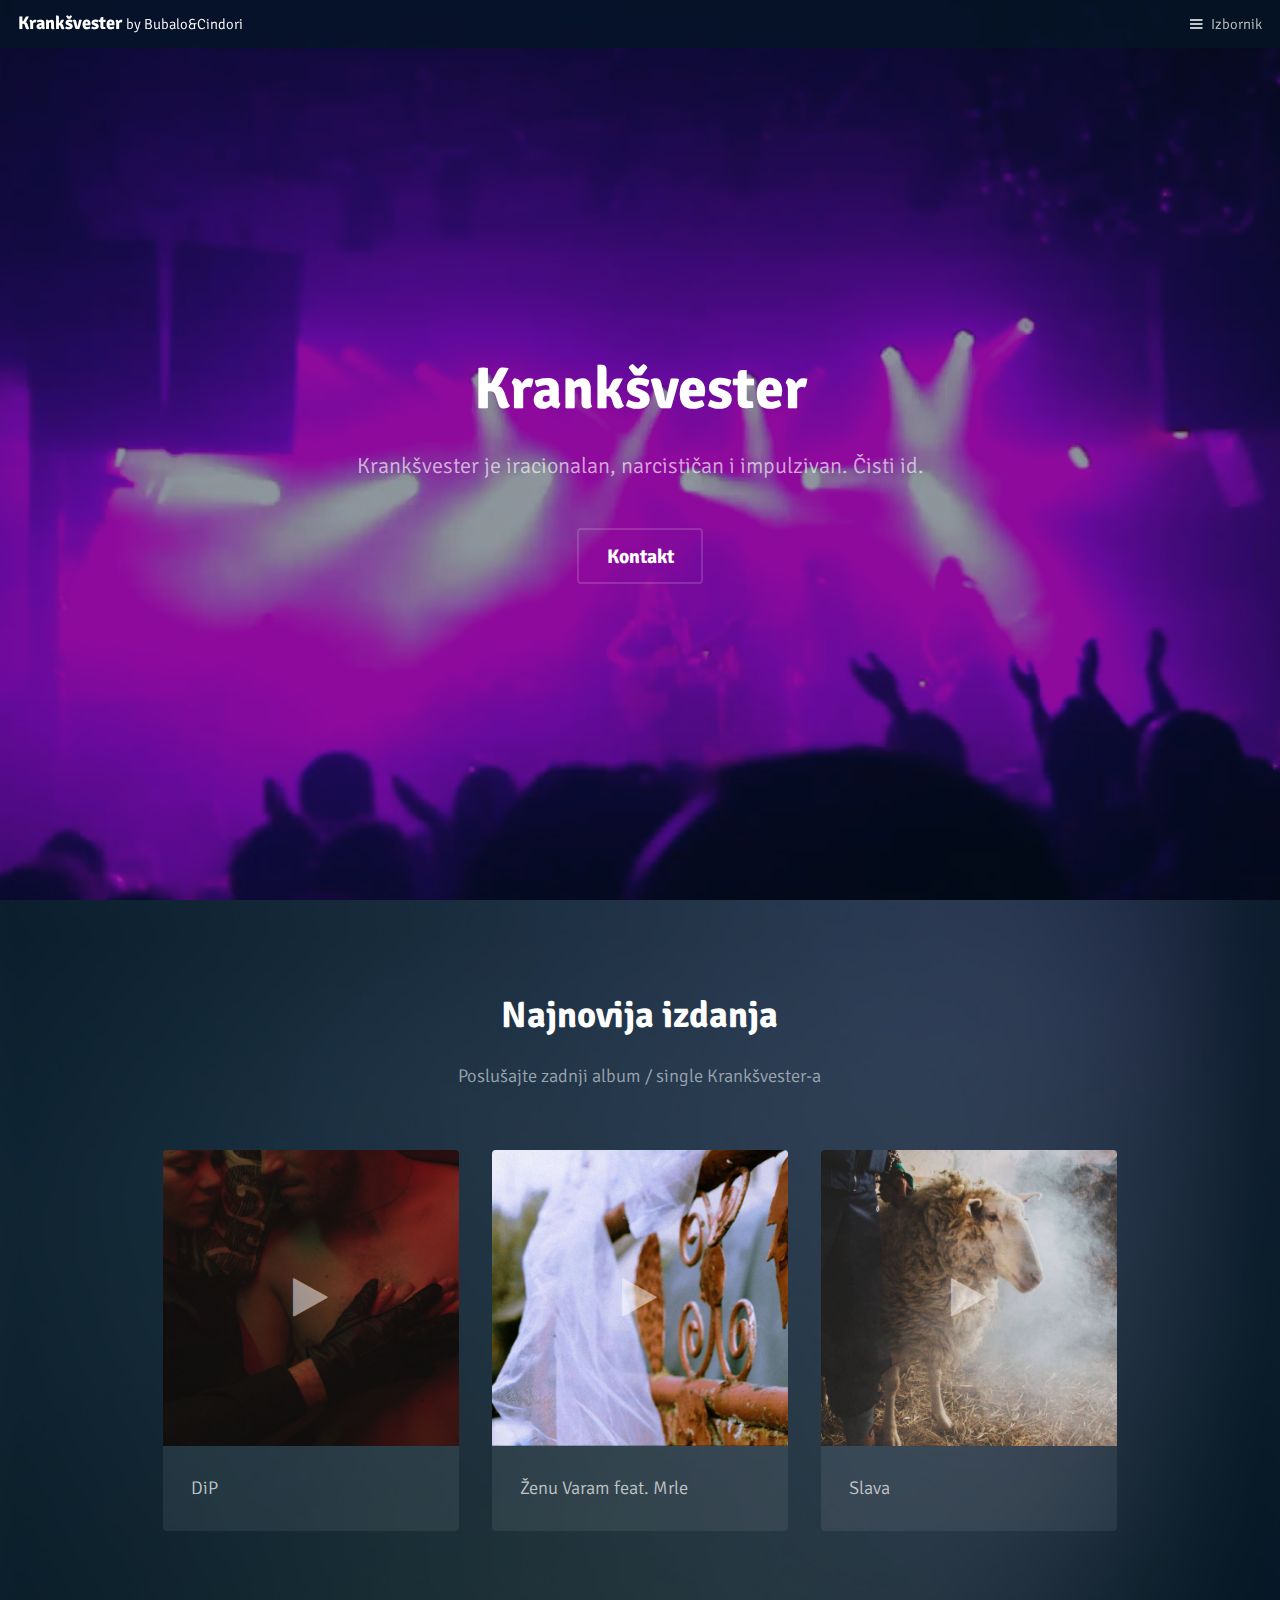
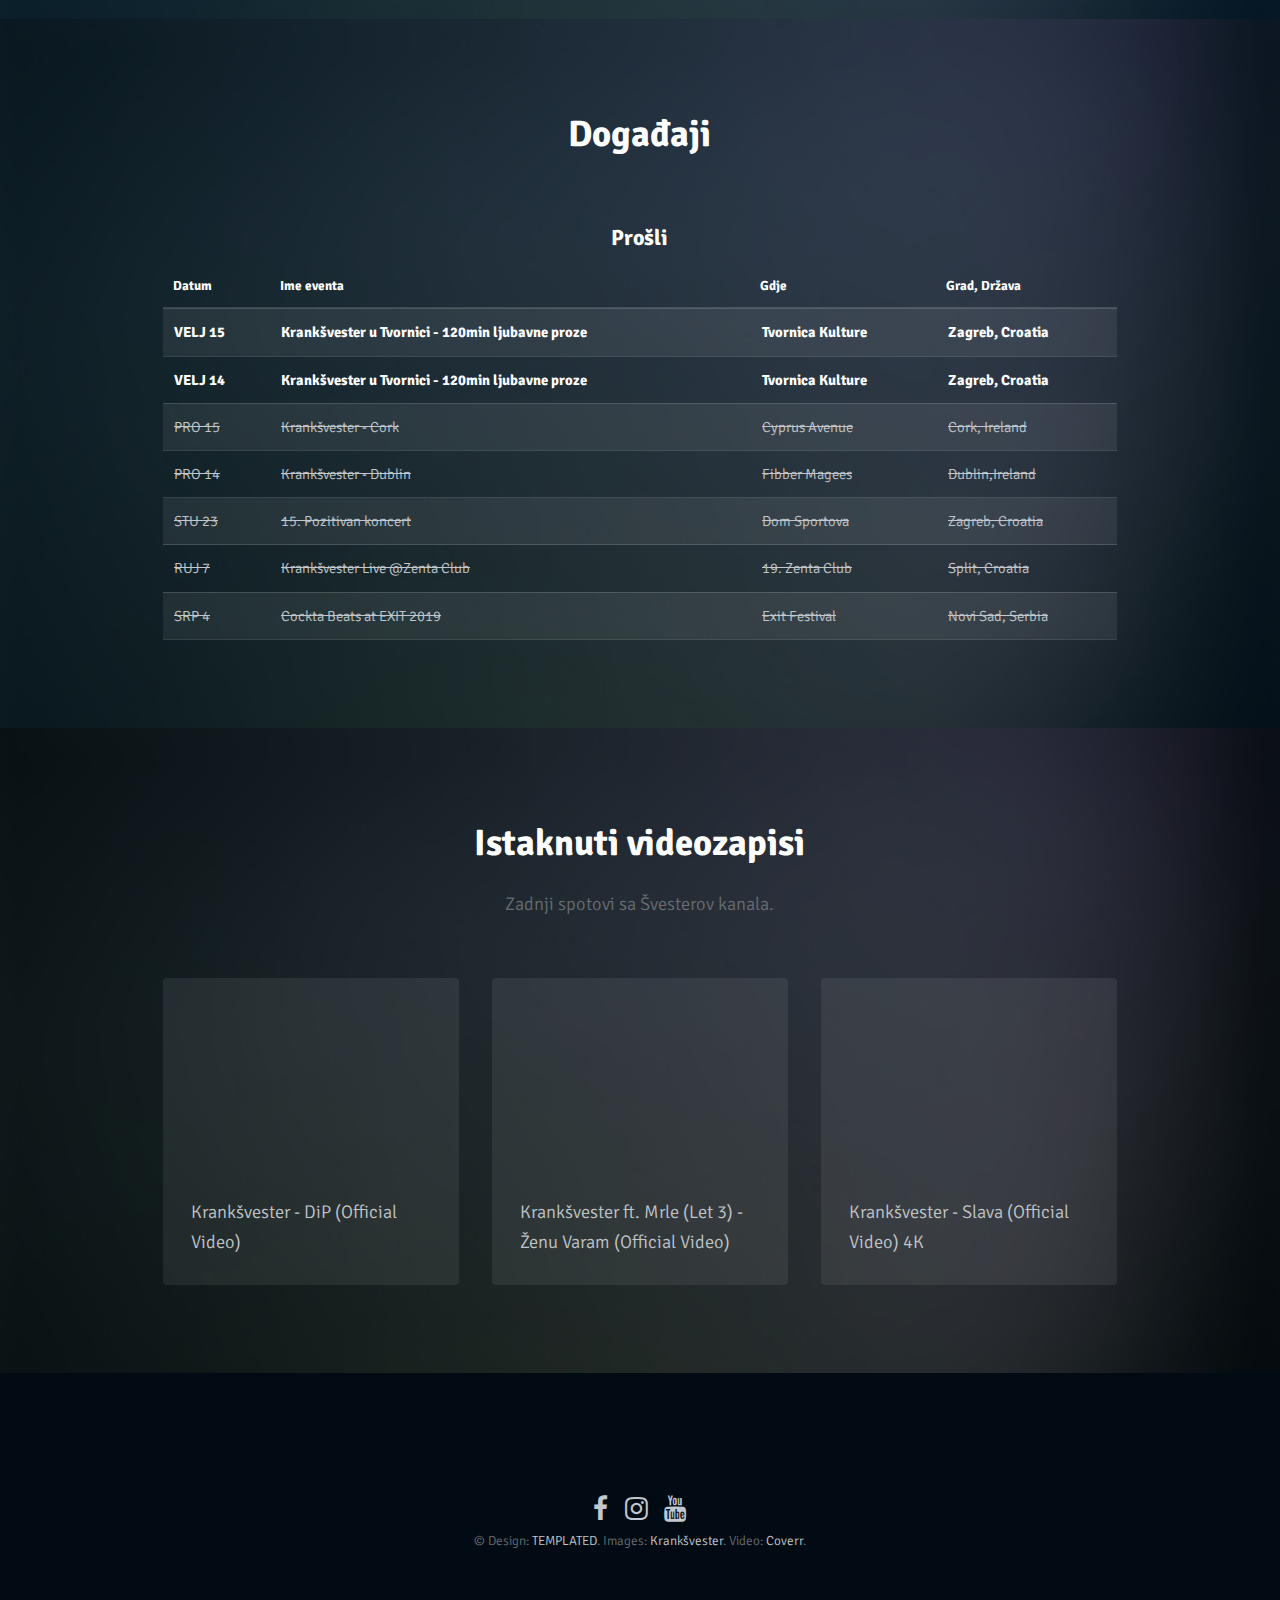
<file: index.html>
<!DOCTYPE html>
<!--
Broadcast by TEMPLATED
templated.co @templatedco
Released for free under the Creative Commons Attribution 3.0 license (templated.co/license)
-->
<html lang="hr">
  <head>
    <title>Krankšvester</title>
    <meta charset="utf-8" />
    <meta name="viewport" content="width=device-width, initial-scale=1" />
    <link rel="stylesheet" href="assets/css/main.css" />
  </head>

  <body>
    <!-- Header -->
    <header id="header">
      <h1>
        <a href="index.html">Krankšvester <span>by Bubalo&Cindori</span></a>
      </h1>
      <a href="#menu">Izbornik</a>
    </header>

    <!-- Nav -->
    <nav id="menu">
      <ul class="links">
        <li><a href="index.html">Naslovnica</a></li>
        <li><a href="diskografija.html">Diskografija</a></li>
        <li><a href="biografija.html">Biografija</a></li>
        <li><a href="galerija.html">Galerija</a></li>
        <li><a href="kontakt.html">Kontakt</a></li>
      </ul>
    </nav>

    <!-- Banner -->
    <!--
To use a video as your background, set data-video to the name of your video without
its extension (eg. images/banner). Your video must be available in both .mp4 and .webm
formats to work correctly.
-->
    <section id="banner" data-video="images/banner">
      <div class="inner">
        <h1>Krankšvester</h1>
        <p>Krankšvester je iracionalan, narcističan i impulzivan. Čisti id.</p>
        <a href="kontakt.html" class="button big alt scrolly">Kontakt</a>
      </div>
    </section>

    <!-- Main -->
    <div id="main">
      <!-- One -->
      <section class="wrapper style1">
        <div class="inner">
          <header class="align-center">
            <h2>Najnovija izdanja</h2>
            <p>Poslušajte zadnji album / single Krankšvester-a</p>
          </header>
          <!-- 2 Column Video Section -->
          <div class="flex flex-3">
            <div class="video col">
              <div class="image fit">
                <img src="images/single01-min.jpg" alt="" />
                <div class="arrow">
                  <div id="pjesma1" class="icon fa-play"></div>
                </div>
              </div>
              <p class="caption">DiP</p>
              <audio id="audio1" src="audio/DiP.mp3">
                Your browser does not support the audio element.
              </audio>
            </div>
            <div class="video col">
              <div class="image fit">
                <img src="images/single02-min.jpg" alt="" />
                <div class="arrow">
                  <div id="pjesma2" class="icon fa-play"></div>
                </div>
              </div>
              <p class="caption">Ženu Varam feat. Mrle</p>
              <audio id="audio2" src="audio/ZenuVaram.mp3">
                Your browser does not support the audio element.
              </audio>
            </div>
            <div class="video col">
              <div class="image fit">
                <img src="images/single03-min.jpg" alt="" />
                <div class="arrow">
                  <div id="pjesma3" class="icon fa-play"></div>
                </div>
              </div>
              <p class="caption">Slava</p>
              <audio id="audio3" src="audio/Slava.mp3">
                Your browser does not support the audio element.
              </audio>
            </div>
          </div>
        </div>
      </section>

      <!-- Two -->
      <section class="wrapper style2">
        <div class="inner">
          <div class="align-center">
            <header>
              <h2>Događaji</h2>
            </header>
          </div>
          <!-- Tablica -->
          <div class="align-center">
            <h4>Prošli</h4>
          </div>
          <div class="table-wrapper">
            <table>
              <thead>
                <tr>
                  <th>Datum</th>
                  <th>Ime eventa</th>
                  <th>Gdje</th>
                  <th>Grad, Država</th>
                </tr>
              </thead>
              <tr>
                <td><b>VELJ 15</b></td>
                <td><b>Krankšvester u Tvornici - 120min ljubavne proze</b></td>
                <td><b>Tvornica Kulture</b></td>
                <td><b>Zagreb, Croatia</b></td>
              </tr>
              <tr>
                <td><b>VELJ 14</b></td>
                <td><b>Krankšvester u Tvornici - 120min ljubavne proze</b></td>
                <td><b>Tvornica Kulture</b></td>
                <td><b>Zagreb, Croatia</b></td>
              </tr>
              <tr>
                <td><span class="strikeout">PRO 15</span></td>
                <td><span class="strikeout">Krankšvester - Cork</span></td>
                <td><span class="strikeout">Cyprus Avenue</span></td>
                <td><span class="strikeout">Cork, Ireland</span></td>
              </tr>
              <tr>
                <td><span class="strikeout">PRO 14</span></td>
                <td><span class="strikeout">Krankšvester - Dublin</span></td>
                <td><span class="strikeout">Fibber Magees</span></td>
                <td><span class="strikeout">Dublin,Ireland</span></td>
              </tr>
              <tr>
                <td><span class="strikeout">STU 23</span></td>
                <td><span class="strikeout">15. Pozitivan koncert</span></td>
                <td><span class="strikeout">Dom Sportova</span></td>
                <td><span class="strikeout">Zagreb, Croatia</span></td>
              </tr>
              <tr>
                <td><span class="strikeout">RUJ 7</span></td>
                <td>
                  <span class="strikeout">Krankšvester Live @Zenta Club</span>
                </td>
                <td><span class="strikeout">19. Zenta Club</span></td>
                <td><span class="strikeout">Split, Croatia</span></td>
              </tr>
              <tr>
                <td><span class="strikeout">SRP 4</span></td>
                <td>
                  <span class="strikeout">Cockta Beats at EXIT 2019</span>
                </td>
                <td><span class="strikeout">Exit Festival</span></td>
                <td><span class="strikeout">Novi Sad, Serbia</span></td>
              </tr>
            </table>
          </div>
        </div>
      </section>

      <!-- Three -->
      <section class="wrapper">
        <div class="inner">
          <header class="align-center">
            <h2>Istaknuti videozapisi</h2>
            <p>Zadnji spotovi sa Švesterov kanala.</p>
          </header>

          <!-- 3 Column Video Section -->
          <div class="flex flex-3">
            <div class="video col">
              <div class="video-wrapper">
                <iframe
                  width="560"
                  height="315"
                  src="https://www.youtube.com/embed/_YrMjXIFE6I"
                  allowfullscreen
                ></iframe>
              </div>
              <p class="caption">Krankšvester - DiP (Official Video)</p>
            </div>
            <div class="video col">
              <div class="video-wrapper">
                <iframe
                  width="560"
                  height="315"
                  src="https://www.youtube.com/embed/bU4dIjQZWKc"
                  allowfullscreen
                ></iframe>
              </div>
              <p class="caption">
                Krankšvester ft. Mrle (Let 3) - Ženu Varam (Official Video)
              </p>
            </div>
            <div class="video col">
              <div class="video-wrapper">
                <iframe
                  width="560"
                  height="315"
                  src="https://www.youtube.com/embed/pSznEL62zf0"
                  allowfullscreen
                ></iframe>
              </div>
              <p class="caption">Krankšvester - Slava (Official Video) 4K</p>
            </div>
          </div>
        </div>
      </section>
    </div>

    <!-- Footer -->
    <footer id="footer">
      <!-- Form -->
      <div class="copyright">
        <ul class="icons">
          <li>
            <a
              href="https://www.facebook.com/kranksvesterofficial/"
              class="icon fa-facebook"
              ><span class="label">Facebook</span></a
            >
          </li>
          <li>
            <a
              href="https://www.instagram.com/kranksvester_official/?hl=hr"
              class="icon fa-instagram"
              ><span class="label">Instagram</span></a
            >
          </li>
          <li>
            <a
              href="https://www.youtube.com/channel/UCd-_6lgIsMlRPbgnwtR2pSw"
              class="icon fa-youtube"
              ><span class="label">YouTube</span></a
            >
          </li>
        </ul>
        &copy; Design: <a href="https://templated.co">TEMPLATED</a>. Images:
        <a href="https://unsplash.com">Krankšvester</a>. Video:
        <a href="https://coverr.co">Coverr</a>.
      </div>
    </footer>

    <!-- Scripts -->
    <script src="assets/js/jquery.min.js"></script>
    <script src="assets/js/jquery.scrolly.min.js"></script>
    <script src="assets/js/skel.min.js"></script>
    <script src="assets/js/util.js"></script>
    <script src="assets/js/main.js"></script>
  </body>
</html>
</file>
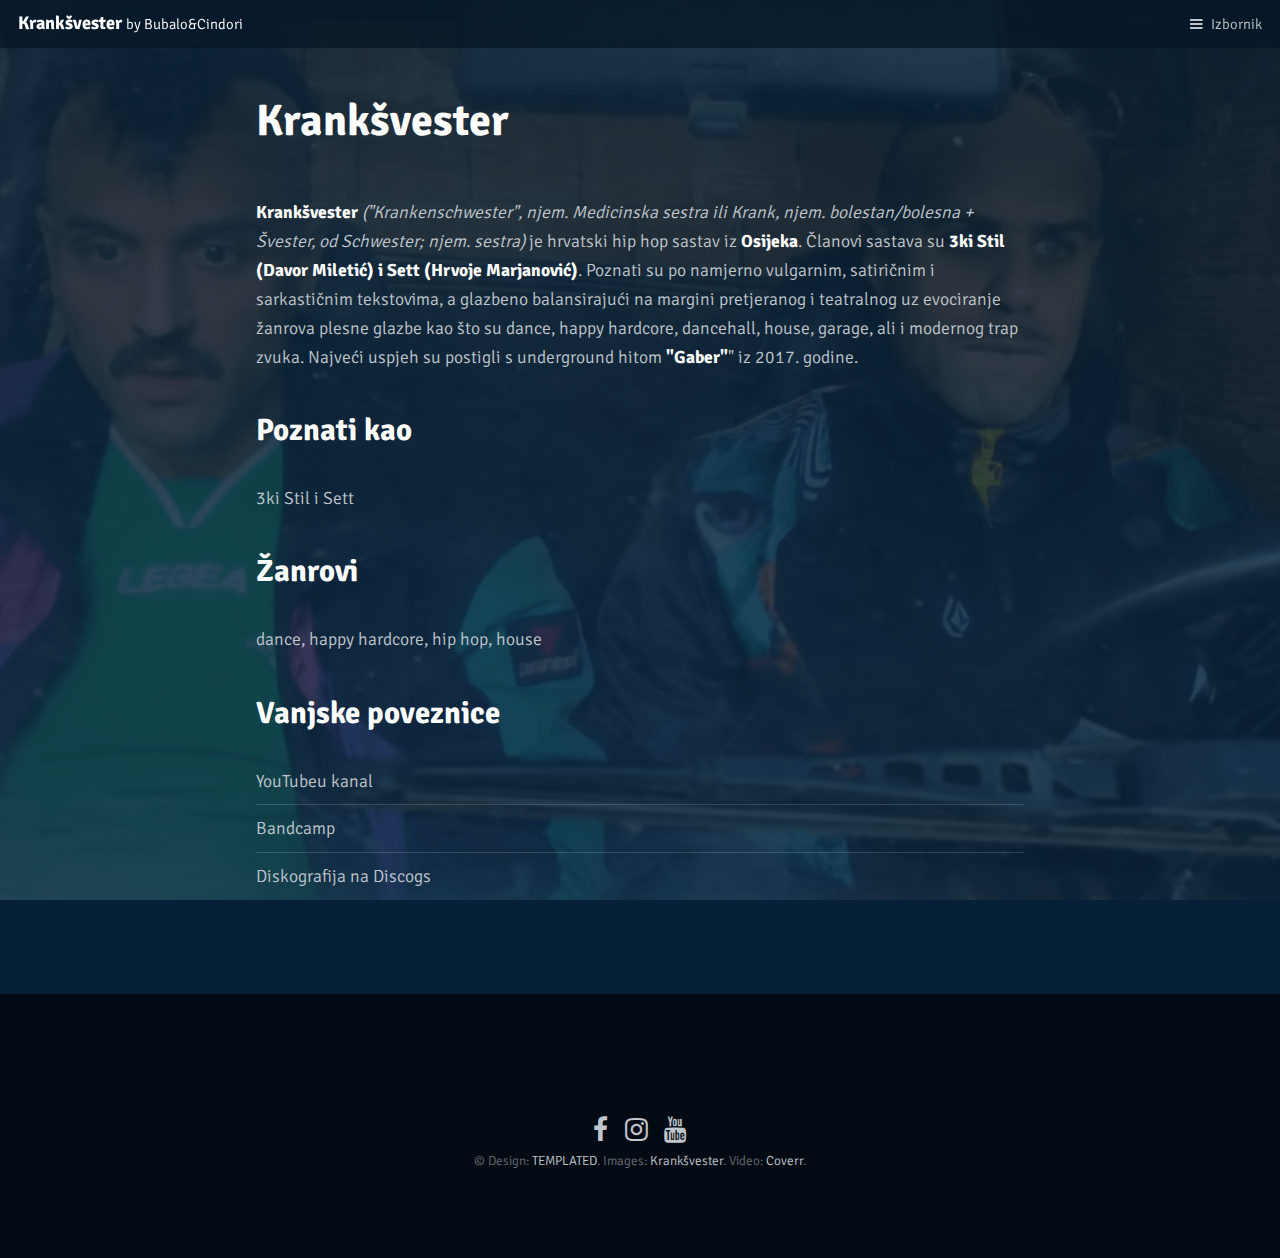
<file: biografija.html>
<!DOCTYPE html>
<!--
Broadcast by TEMPLATED
templated.co @templatedco
Released for free under the Creative Commons Attribution 3.0 license (templated.co/license)
-->
<html lang="hr">
  <head>
    <title>Krankšvester</title>
    <meta charset="utf-8" />
    <meta name="viewport" content="width=device-width, initial-scale=1" />
    <link rel="stylesheet" href="assets/css/main.css" />
  </head>

  <body>
    <!-- Header -->
    <header id="header">
      <h1>
        <a href="index.html">Krankšvester <span>by Bubalo&Cindori</span></a>
      </h1>
      <a href="#menu">Izbornik</a>
    </header>

    <!-- Nav -->
    <nav id="menu">
      <ul class="links">
        <li><a href="index.html">Naslovnica</a></li>
        <li><a href="diskografija.html">Diskografija</a></li>
        <li><a href="biografija.html">Biografija</a></li>
        <li><a href="galerija.html">Galerija</a></li>
        <li><a href="kontakt.html">Kontakt</a></li>
      </ul>
    </nav>

    <!-- Main -->
    <div id="main">
      <!-- One -->
      <section class="biografija style1">
        <div class="inner">
          <!-- Content -->
          <h2 id="content">Krankšvester</h2>
          <p>
            <b>Krankšvester</b>
            <i
              >("Krankenschwester", njem. Medicinska sestra ili Krank, njem.
              bolestan/bolesna + Švester, od Schwester; njem. sestra)</i
            >
            je hrvatski hip hop sastav iz <b>Osijeka</b>. Članovi sastava su
            <b>3ki Stil (Davor Miletić) i Sett (Hrvoje Marjanović)</b>. Poznati
            su po namjerno vulgarnim, satiričnim i sarkastičnim tekstovima, a
            glazbeno balansirajući na margini pretjeranog i teatralnog uz
            evociranje žanrova plesne glazbe kao što su dance, happy hardcore,
            dancehall, house, garage, ali i modernog trap zvuka. Najveći uspjeh
            su postigli s underground hitom <b>"Gaber"</b>" iz 2017. godine.
          </p>
          <div class="content">
            <h3>Poznati kao</h3>
            <p>3ki Stil i Sett</p>
          </div>
          <div class="content">
            <h3>Žanrovi</h3>
            <p>dance, happy hardcore, hip hop, house</p>
          </div>
          <!-- Break -->
          <div class="content">
            <h3>Vanjske poveznice</h3>
            <ul class="alt">
              <li>
                <a
                  href="https://www.youtube.com/channel/UCd-_6lgIsMlRPbgnwtR2pSw"
                  >YouTubeu kanal</a
                >
              </li>
              <li><a href="https://kranksvester.bandcamp.com">Bandcamp</a></li>
              <li>
                <a
                  href="https://www.discogs.com/artist/1722266-Krank%C5%A1vester"
                  >Diskografija na Discogs</a
                >
              </li>
            </ul>
          </div>
        </div>
      </section>
    </div>

    <!-- Footer -->
    <footer id="footer">
      <!-- Form -->
      <div class="copyright">
        <ul class="icons">
          <li>
            <a
              href="https://www.facebook.com/kranksvesterofficial/"
              class="icon fa-facebook"
              ><span class="label">Facebook</span></a
            >
          </li>
          <li>
            <a
              href="https://www.instagram.com/kranksvester_official/?hl=hr"
              class="icon fa-instagram"
              ><span class="label">Instagram</span></a
            >
          </li>
          <li>
            <a
              href="https://www.youtube.com/channel/UCd-_6lgIsMlRPbgnwtR2pSw"
              class="icon fa-youtube"
              ><span class="label">YouTube</span></a
            >
          </li>
        </ul>
        &copy; Design: <a href="https://templated.co">TEMPLATED</a>. Images:
        <a href="https://unsplash.com">Krankšvester</a>. Video:
        <a href="https://coverr.co">Coverr</a>.
      </div>
    </footer>

    <!-- Scripts -->
    <script src="assets/js/jquery.min.js"></script>
    <script src="assets/js/jquery.scrolly.min.js"></script>
    <script src="assets/js/skel.min.js"></script>
    <script src="assets/js/util.js"></script>
    <script src="assets/js/main.js"></script>
  </body>
</html>
</file>
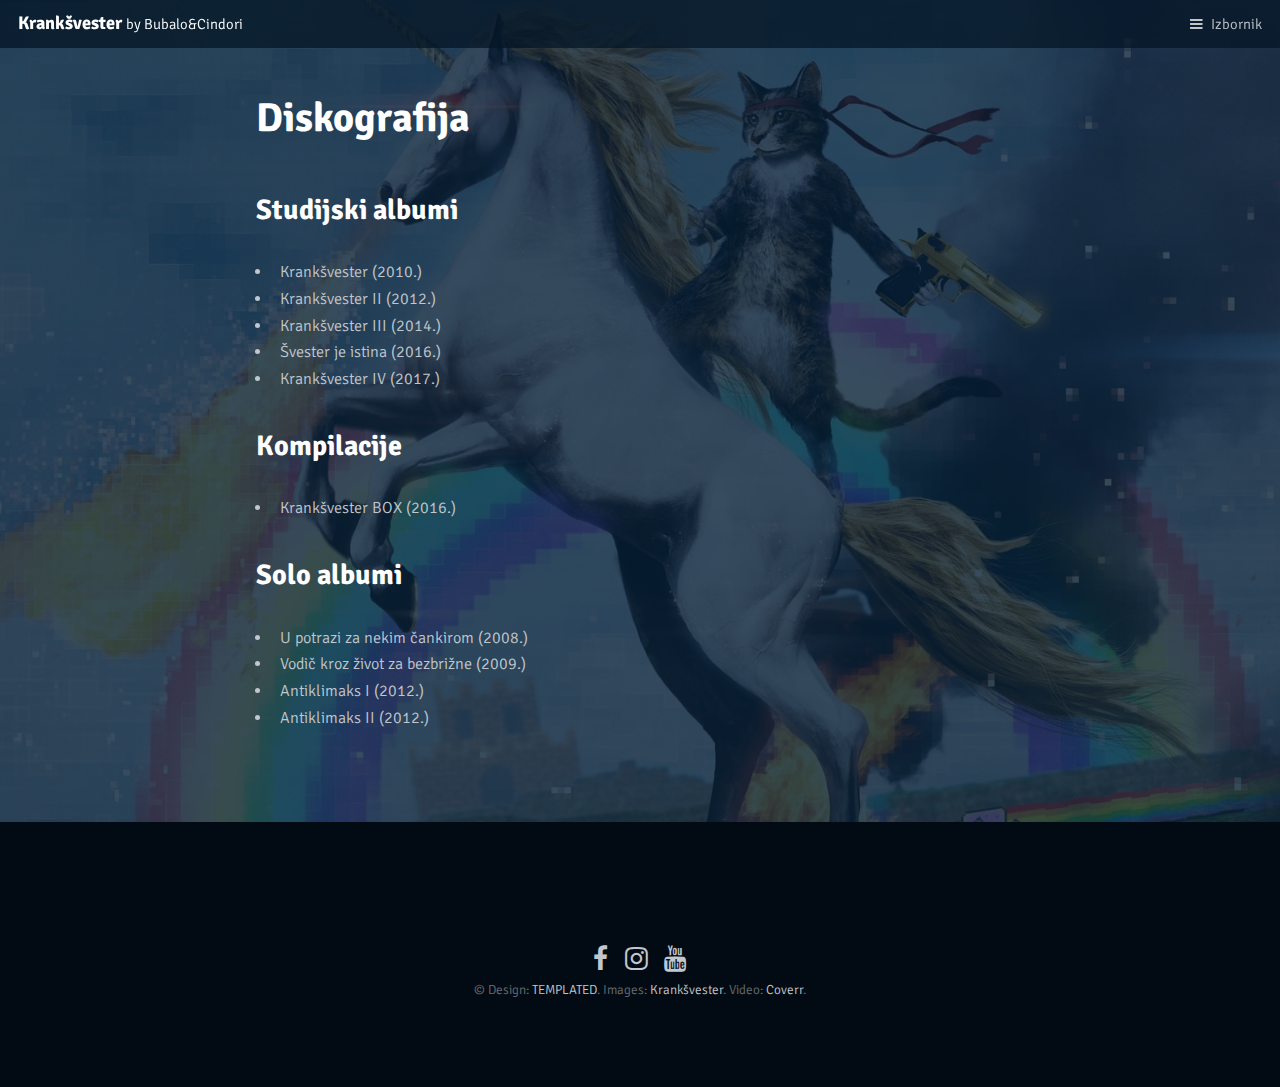
<file: diskografija.html>
<!DOCTYPE html>
<!--
Broadcast by TEMPLATED
templated.co @templatedco
Released for free under the Creative Commons Attribution 3.0 license (templated.co/license)
-->
<html lang="hr">
  <head>
    <title>Krankšvester</title>
    <meta charset="utf-8" />
    <meta name="viewport" content="width=device-width, initial-scale=1" />
    <link rel="stylesheet" href="assets/css/main.css" />
  </head>

  <body>
    <!-- Header -->
    <header id="header">
      <h1>
        <a href="index.html">Krankšvester <span>by Bubalo&Cindori</span></a>
      </h1>
      <a href="#menu">Izbornik</a>
    </header>

    <!-- Nav -->
    <nav id="menu">
      <ul class="links">
        <li><a href="index.html">Naslovnica</a></li>
        <li><a href="diskografija.html">Diskografija</a></li>
        <li><a href="biografija.html">Biografija</a></li>
        <li><a href="galerija.html">Galerija</a></li>
        <li><a href="kontakt.html">Kontakt</a></li>
      </ul>
    </nav>

    <!-- Main -->
    <div id="main">
      <section class="diskografija style1">
        <div class="inner">
          <h2>Diskografija</h2>
          <!-- Break -->
          <h3>Studijski albumi</h3>
          <ul>
            <li>
              <a href="https://kranksvester.bandcamp.com/album/krank-vester-i"
                >Krankšvester (2010.)</a
              >
            </li>
            <li>
              <a href="https://kranksvester.bandcamp.com/album/krank-vester-ii"
                >Krankšvester II (2012.)</a
              >
            </li>
            <li>
              <a href="https://kranksvester.bandcamp.com/album/krank-vester-iii"
                >Krankšvester III (2014.)</a
              >
            </li>
            <li>
              <a href="https://kranksvester.bandcamp.com/album/vester-je-istina"
                >Švester je istina (2016.)</a
              >
            </li>
            <li>
              <a href="https://kranksvester.bandcamp.com/album/krank-vester-iv"
                >Krankšvester IV (2017.)</a
              >
            </li>
          </ul>
          <!-- Break -->
          <h3>Kompilacije</h3>
          <ul>
            <li>
              <a
                href="https://www.discogs.com/Krank%C5%A1vester-Krank%C5%A1vester-BOX/release/9597244"
                >Krankšvester BOX (2016.)</a
              >
            </li>
          </ul>
          <!-- Break -->
          <h3>Solo albumi</h3>
          <ul>
            <li>
              <a
                href="https://kranksvester.bandcamp.com/album/u-potrazi-za-nekim-ankirom-3ki-stil"
                >U potrazi za nekim čankirom (2008.)</a
              >
            </li>
            <li>
              <a
                href="https://kranksvester.bandcamp.com/album/vodi-kroz-ivot-za-bezbri-ne-sett"
                >Vodič kroz život za bezbrižne (2009.)</a
              >
            </li>
            <li>
              <a
                href="https://kranksvester.bandcamp.com/album/antiklimaks-i-sett"
                >Antiklimaks I (2012.)</a
              >
            </li>
            <li>
              <a
                href="https://kranksvester.bandcamp.com/album/antiklimaks-ii-sett"
                >Antiklimaks II (2012.)</a
              >
            </li>
          </ul>
        </div>
      </section>
    </div>

    <!-- Footer -->
    <footer id="footer">
      <!-- Form -->
      <div class="copyright">
        <ul class="icons">
          <li>
            <a
              href="https://www.facebook.com/kranksvesterofficial/"
              class="icon fa-facebook"
              ><span class="label">Facebook</span></a
            >
          </li>
          <li>
            <a
              href="https://www.instagram.com/kranksvester_official/?hl=hr"
              class="icon fa-instagram"
              ><span class="label">Instagram</span></a
            >
          </li>
          <li>
            <a
              href="https://www.youtube.com/channel/UCd-_6lgIsMlRPbgnwtR2pSw"
              class="icon fa-youtube"
              ><span class="label">YouTube</span></a
            >
          </li>
        </ul>
        &copy; Design: <a href="https://templated.co">TEMPLATED</a>. Images:
        <a href="https://unsplash.com">Krankšvester</a>. Video:
        <a href="https://coverr.co">Coverr</a>.
      </div>
    </footer>

    <!-- Scripts -->
    <script src="assets/js/jquery.min.js"></script>
    <script src="assets/js/jquery.scrolly.min.js"></script>
    <script src="assets/js/skel.min.js"></script>
    <script src="assets/js/util.js"></script>
    <script src="assets/js/main.js"></script>
  </body>
</html>
</file>
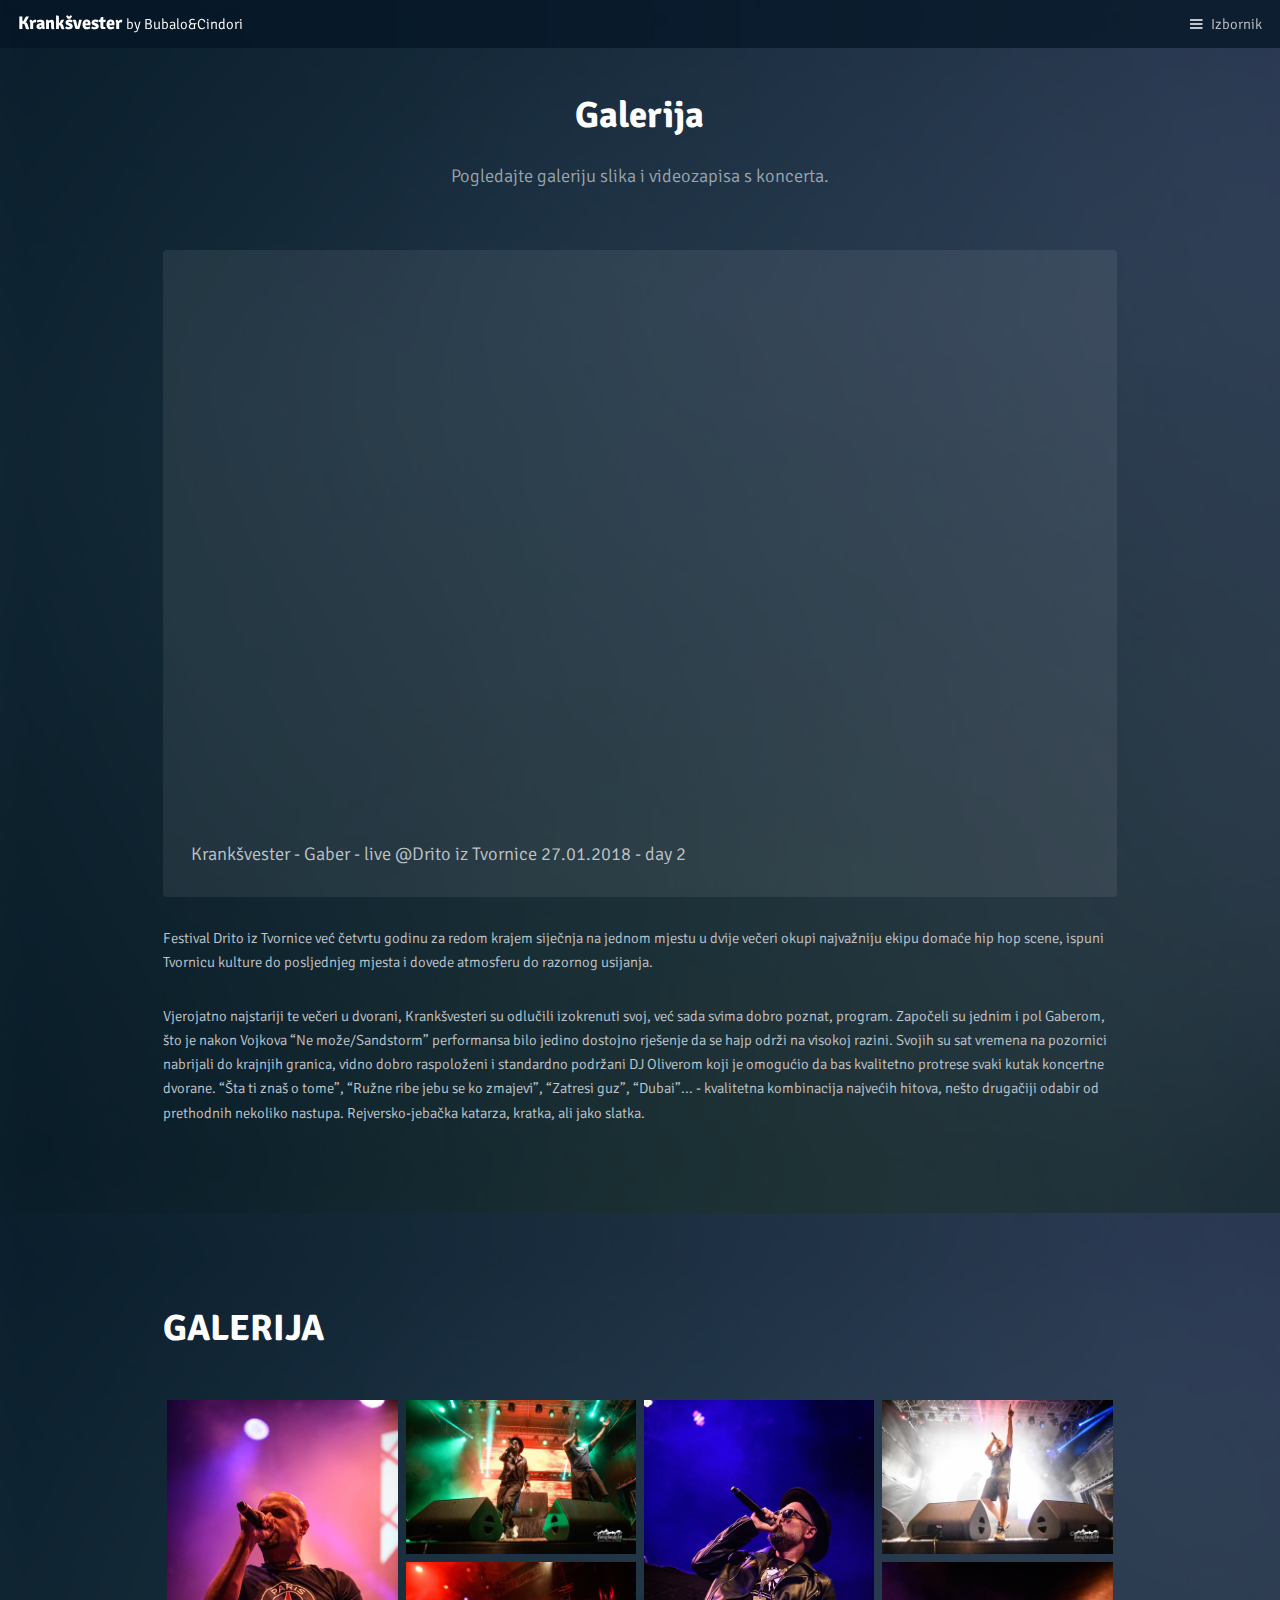
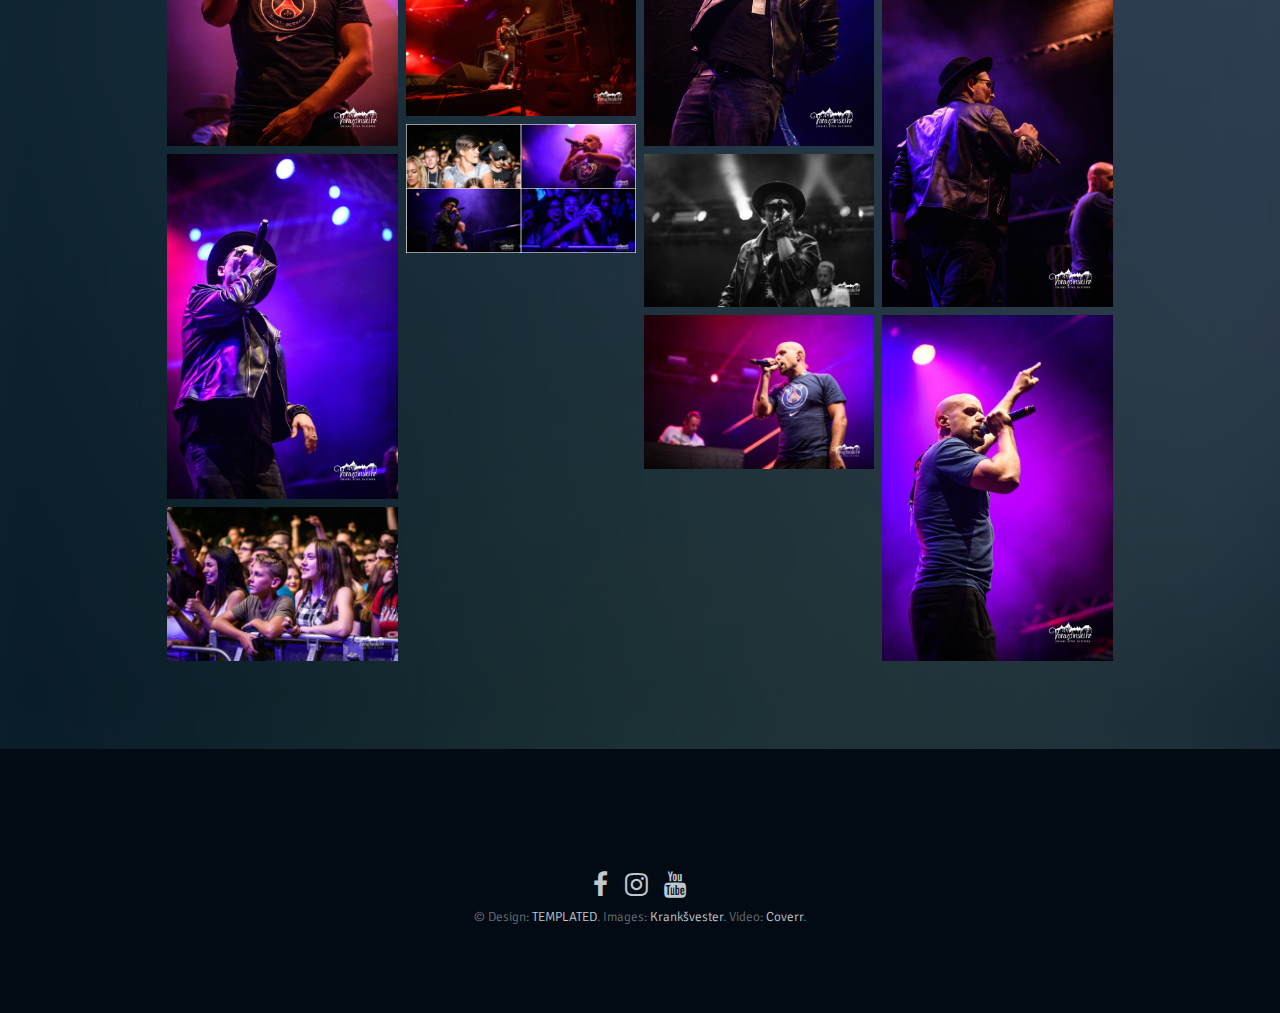
<file: galerija.html>
<!DOCTYPE html>
<!--
Broadcast by TEMPLATED
templated.co @templatedco
Released for free under the Creative Commons Attribution 3.0 license (templated.co/license)
-->
<html lang="hr">
  <head>
    <title>Krankšvester</title>
    <meta charset="utf-8" />
    <meta name="viewport" content="width=device-width, initial-scale=1" />
    <link rel="stylesheet" href="assets/css/main.css" />
    <link rel="stylesheet" href="assets/css/jquery.fancybox.min.css" />
  </head>

  <body>
    <!-- Header -->
    <header id="header">
      <h1>
        <a href="index.html">Krankšvester <span>by Bubalo&Cindori</span></a>
      </h1>
      <a href="#menu">Izbornik</a>
    </header>

    <!-- Nav -->
    <nav id="menu">
      <ul class="links">
        <li><a href="index.html">Naslovnica</a></li>
        <li><a href="diskografija.html">Diskografija</a></li>
        <li><a href="biografija.html">Biografija</a></li>
        <li><a href="galerija.html">Galerija</a></li>
        <li><a href="kontakt.html">Kontakt</a></li>
      </ul>
    </nav>

    <!-- Main -->
    <div id="main">
      <!-- Video -->
      <section class="wrapper style1">
        <div class="inner">
          <header class="align-center">
            <h2>Galerija</h2>
            <p>Pogledajte galeriju slika i videozapisa s koncerta.</p>
          </header>
          <div class="video">
            <div class="video-wrapper">
              <iframe
                width="560"
                height="315"
                src="https://www.youtube.com/embed/ZVLhRBlnZk4"
                allowfullscreen
              ></iframe>
            </div>
            <p class="caption">
              Krankšvester - Gaber - live @Drito iz Tvornice 27.01.2018 - day 2
            </p>
          </div>
          <p>
            Festival Drito iz Tvornice već četvrtu godinu za redom krajem
            siječnja na jednom mjestu u dvije večeri okupi najvažniju ekipu
            domaće hip hop scene, ispuni Tvornicu kulture do posljednjeg mjesta
            i dovede atmosferu do razornog usijanja.
          </p>
          <p>
            Vjerojatno najstariji te večeri u dvorani, Krankšvesteri su odlučili
            izokrenuti svoj, već sada svima dobro poznat, program. Započeli su
            jednim i pol Gaberom, što je nakon Vojkova “Ne može/Sandstorm”
            performansa bilo jedino dostojno rješenje da se hajp održi na
            visokoj razini. Svojih su sat vremena na pozornici nabrijali do
            krajnjih granica, vidno dobro raspoloženi i standardno podržani DJ
            Oliverom koji je omogućio da bas kvalitetno protrese svaki kutak
            koncertne dvorane. “Šta ti znaš o tome”, “Ružne ribe jebu se ko
            zmajevi”, “Zatresi guz”, “Dubai”... - kvalitetna kombinacija
            najvećih hitova, nešto drugačiji odabir od prethodnih nekoliko
            nastupa. Rejversko-jebačka katarza, kratka, ali jako slatka.
          </p>
        </div>
      </section>
    </div>

    <!-- Slike/Galerija -->
    <section class="wrapper style1">
      <div class="inner">
        <h2>GALERIJA</h2>
        <div class="box alt">
          <div class="row 50% uniform">
            <div class="rovovi">
              <div class="kolumne">
                <a
                  data-fancybox="gallery"
                  href="images/koncert/kranksvester-spancirfest-2482019-08b5b39e4657c3ae62dba8680c792d52_gallery_single_view-min.jpg"
                  ><img
                    src="images/koncert/kranksvester-spancirfest-2482019-08b5b39e4657c3ae62dba8680c792d52_gallery_single_view-min.jpg"
                    alt="Slika 01"
                /></a>
                <a
                  data-fancybox="gallery"
                  href="images/koncert/kranksvester-spancirfest-2482019-09d08f5078f1d2a72b9b394bc3594d11_gallery_single_view-min.jpg"
                  ><img
                    src="images/koncert/kranksvester-spancirfest-2482019-09d08f5078f1d2a72b9b394bc3594d11_gallery_single_view-min.jpg"
                    alt="Slika 02"
                /></a>
                <a
                  data-fancybox="gallery"
                  href="images/koncert/kranksvester-spancirfest-2482019-15c2be814abb936036d5b10baa3fe274_gallery_single_view-min.jpg"
                  ><img
                    src="images/koncert/kranksvester-spancirfest-2482019-15c2be814abb936036d5b10baa3fe274_gallery_single_view-min.jpg"
                    alt="Slika 03"
                /></a>
              </div>
              <div class="kolumne">
                <a
                  data-fancybox="gallery"
                  href="images/koncert/kranksvester-spancirfest-2482019-2e4e424a18d6a4fb192e18722adc0c9a_gallery_single_view-min.jpg"
                  ><img
                    src="images/koncert/kranksvester-spancirfest-2482019-2e4e424a18d6a4fb192e18722adc0c9a_gallery_single_view-min.jpg"
                    alt="Slika 04"
                /></a>
                <a
                  data-fancybox="gallery"
                  href="images/koncert/kranksvester-spancirfest-2482019-44dd3e3952059cc71d9df6d16312faf8_gallery_single_view-min.jpg"
                  ><img
                    src="images/koncert/kranksvester-spancirfest-2482019-44dd3e3952059cc71d9df6d16312faf8_gallery_single_view-min.jpg"
                    alt="Slika 05"
                /></a>
                <a
                  data-fancybox="gallery"
                  href="images/koncert/kranksvester-spancirfest-2482019-4e5f26217514877539fd2991e81bf366_gallery_single_view-min.jpg"
                  ><img
                    src="images/koncert/kranksvester-spancirfest-2482019-4e5f26217514877539fd2991e81bf366_gallery_single_view-min.jpg"
                    alt="Slika 06"
                /></a>
              </div>
              <div class="kolumne">
                <a
                  data-fancybox="gallery"
                  href="images/koncert/kranksvester-spancirfest-2482019-639411ccd3e8a770765ea310a5fe06b9_gallery_single_view-min.jpg"
                  ><img
                    src="images/koncert/kranksvester-spancirfest-2482019-639411ccd3e8a770765ea310a5fe06b9_gallery_single_view-min.jpg"
                    alt="Slika 07"
                /></a>
                <a
                  data-fancybox="gallery"
                  href="images/koncert/kranksvester-spancirfest-2482019-88b6b6552daf072a02a6f6d493fbb205_gallery_single_view-min.jpg"
                  ><img
                    src="images/koncert/kranksvester-spancirfest-2482019-88b6b6552daf072a02a6f6d493fbb205_gallery_single_view-min.jpg"
                    alt="Slika 08"
                /></a>
                <a
                  data-fancybox="gallery"
                  href="images/koncert/kranksvester-spancirfest-2482019-a2b394ca67805eb05a2ec6a011aee227_gallery_single_view-min.jpg"
                  ><img
                    src="images/koncert/kranksvester-spancirfest-2482019-a2b394ca67805eb05a2ec6a011aee227_gallery_single_view-min.jpg"
                    alt="Slika 09"
                /></a>
              </div>
              <div class="kolumne">
                <a
                  data-fancybox="gallery"
                  href="images/koncert/kranksvester-spancirfest-2482019-c0ba8c66d236973ac4354a5bc856585c_gallery_single_view-min.jpg"
                  ><img
                    src="images/koncert/kranksvester-spancirfest-2482019-c0ba8c66d236973ac4354a5bc856585c_gallery_single_view-min.jpg"
                    alt="Slika 10"
                /></a>
                <a
                  data-fancybox="gallery"
                  href="images/koncert/kranksvester-spancirfest-2482019-cf9e493e0f5cdf387df0adbc52250ec6_gallery_single_view-min.jpg"
                  ><img
                    src="images/koncert/kranksvester-spancirfest-2482019-cf9e493e0f5cdf387df0adbc52250ec6_gallery_single_view-min.jpg"
                    alt="Slika 11"
                /></a>
                <a
                  data-fancybox="gallery"
                  href="images/koncert/kranksvester-spancirfest-2482019-dffb92cb7d33c6112db69876b31f78c8_gallery_single_view-min.jpg"
                  ><img
                    src="images/koncert/kranksvester-spancirfest-2482019-dffb92cb7d33c6112db69876b31f78c8_gallery_single_view-min.jpg"
                    alt="Slika 11"
                /></a>
              </div>
            </div>
          </div>
        </div>
      </div>
    </section>

    <!-- Footer -->
    <footer id="footer">
      <!-- Form -->
      <div class="copyright">
        <ul class="icons">
          <li>
            <a
              href="https://www.facebook.com/kranksvesterofficial/"
              class="icon fa-facebook"
              ><span class="label">Facebook</span></a
            >
          </li>
          <li>
            <a
              href="https://www.instagram.com/kranksvester_official/?hl=hr"
              class="icon fa-instagram"
              ><span class="label">Instagram</span></a
            >
          </li>
          <li>
            <a
              href="https://www.youtube.com/channel/UCd-_6lgIsMlRPbgnwtR2pSw"
              class="icon fa-youtube"
              ><span class="label">YouTube</span></a
            >
          </li>
        </ul>
        &copy; Design: <a href="https://templated.co">TEMPLATED</a>. Images:
        <a href="https://unsplash.com">Krankšvester</a>. Video:
        <a href="https://coverr.co">Coverr</a>.
      </div>
    </footer>

    <!-- Scripts -->
    <script src="assets/js/jquery.min.js"></script>
    <script src="assets/js/jquery.scrolly.min.js"></script>
    <script src="assets/js/skel.min.js"></script>
    <script src="assets/js/util.js"></script>
    <script src="assets/js/main.js"></script>
    <script src="assets/js/jquery.fancybox.min.js"></script>
  </body>
</html>
</file>
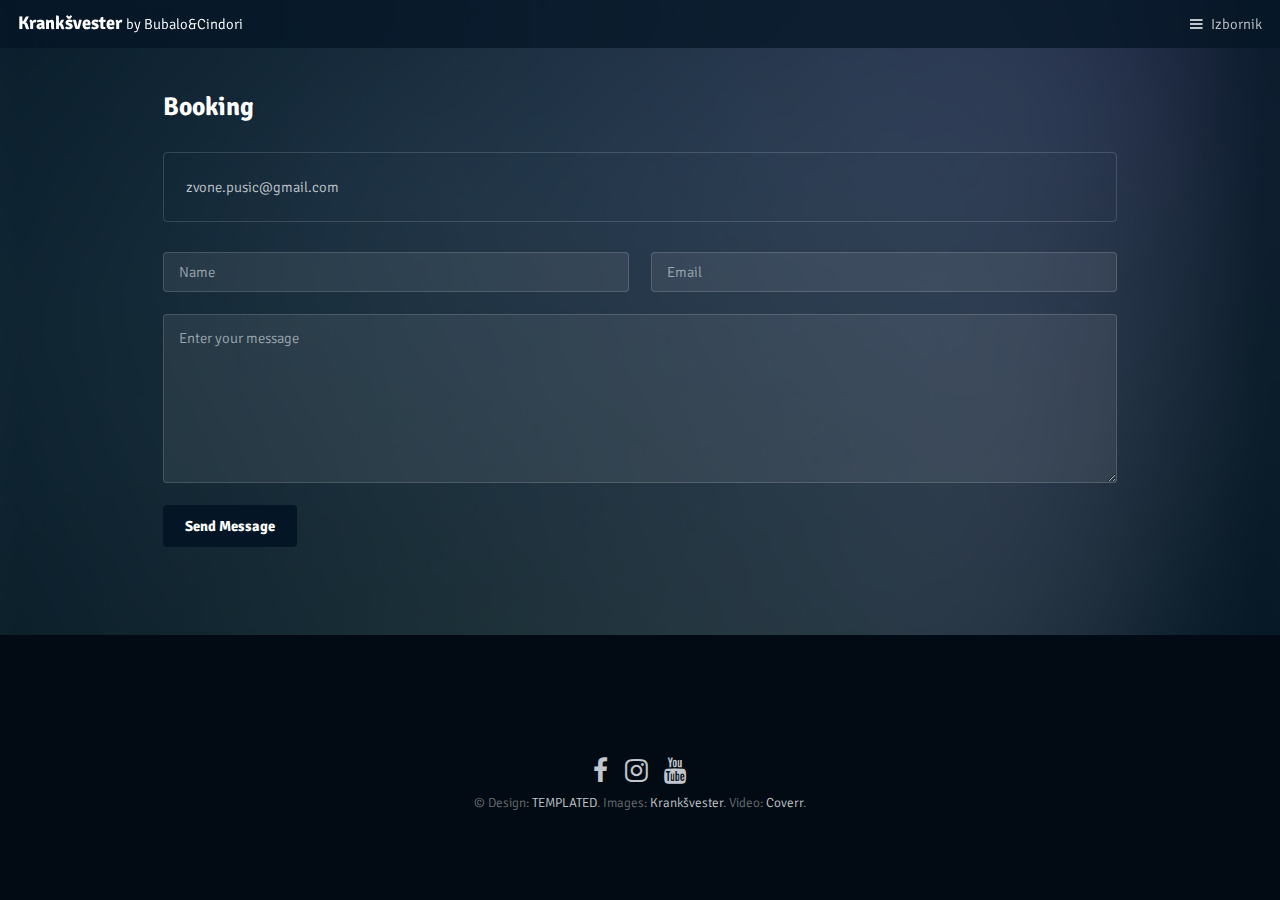
<file: kontakt.html>
<!DOCTYPE html>
<!--
Broadcast by TEMPLATED
templated.co @templatedco
Released for free under the Creative Commons Attribution 3.0 license (templated.co/license)
-->
<html lang="hr">
  <head>
    <title>Krankšvester</title>
    <meta charset="utf-8" />
    <meta name="viewport" content="width=device-width, initial-scale=1" />
    <link rel="stylesheet" href="assets/css/main.css" />
  </head>

  <body>
    <!-- Header -->
    <header id="header">
      <h1>
        <a href="index.html">Krankšvester <span>by Bubalo&Cindori</span></a>
      </h1>
      <a href="#menu">Izbornik</a>
    </header>

    <!-- Nav -->
    <nav id="menu">
      <ul class="links">
        <li><a href="index.html">Naslovnica</a></li>
        <li><a href="diskografija.html">Diskografija</a></li>
        <li><a href="biografija.html">Biografija</a></li>
        <li><a href="galerija.html">Galerija</a></li>
        <li><a href="kontakt.html">Kontakt</a></li>
      </ul>
    </nav>

    <!-- Main -->
    <div id="main">
      <!-- One -->
      <section class="wrapper style1">
        <div class="inner">
          <!-- Box -->
          <h3>Booking</h3>
          <div class="box">
            <p>zvone.pusic@gmail.com</p>
          </div>
          <form method="post" action="mailto:domcindor@foi.hr">
            <div class="row uniform">
              <!-- Break -->
              <div class="6u 12u$(xsmall)">
                <input
                  type="text"
                  name="name"
                  id="name"
                  value=""
                  placeholder="Name"
                />
              </div>
              <!-- Break -->
              <div class="6u$ 12u$(xsmall)">
                <input
                  type="email"
                  name="email"
                  id="email"
                  value=""
                  placeholder="Email"
                />
              </div>
              <!-- Break -->
              <div class="12u$">
                <textarea
                  name="message"
                  id="message"
                  placeholder="Enter your message"
                  rows="6"
                ></textarea>
              </div>
              <!-- Break -->
              <div class="12u$">
                <ul class="actions">
                  <li><input type="submit" value="Send Message" /></li>
                </ul>
              </div>
            </div>
          </form>
        </div>
      </section>
    </div>

    <!-- Footer -->
    <footer id="footer">
      <!-- Form -->
      <div class="copyright">
        <ul class="icons">
          <li>
            <a
              href="https://www.facebook.com/kranksvesterofficial/"
              class="icon fa-facebook"
              ><span class="label">Facebook</span></a
            >
          </li>
          <li>
            <a
              href="https://www.instagram.com/kranksvester_official/?hl=hr"
              class="icon fa-instagram"
              ><span class="label">Instagram</span></a
            >
          </li>
          <li>
            <a
              href="https://www.youtube.com/channel/UCd-_6lgIsMlRPbgnwtR2pSw"
              class="icon fa-youtube"
              ><span class="label">YouTube</span></a
            >
          </li>
        </ul>
        &copy; Design: <a href="https://templated.co">TEMPLATED</a>. Images:
        <a href="https://unsplash.com">Krankšvester</a>. Video:
        <a href="https://coverr.co">Coverr</a>.
      </div>
    </footer>

    <!-- Scripts -->
    <script src="assets/js/jquery.min.js"></script>
    <script src="assets/js/jquery.scrolly.min.js"></script>
    <script src="assets/js/skel.min.js"></script>
    <script src="assets/js/util.js"></script>
    <script src="assets/js/main.js"></script>
  </body>
</html>
</file>
<file: assets/css/main.css>
@charset "UTF-8";

@import url(font-awesome.min.css);

@import url("https://fonts.googleapis.com/css?family=Signika:300,700");
/*
	Broadcast by TEMPLATED
	templated.co @templatedco
	Released for free under the Creative Commons Attribution 3.0 license (templated.co/license)
*/

/* Reset */

html, body, div, span, applet, object, iframe, h1, h2, h3, h4, h5, h6, p, blockquote, pre, a, abbr, acronym, address, big, cite, code, del, dfn, em, img, ins, kbd, q, s, samp, small, strike, strong, sub, sup, tt, var, b, u, i, center, dl, dt, dd, ol, ul, li, fieldset, form, label, legend, table, caption, tbody, tfoot, thead, tr, th, td, article, aside, canvas, details, embed, figure, figcaption, footer, header, hgroup, menu, nav, output, ruby, section, summary, time, mark, audio, video {
  margin: 0;
  padding: 0;
  border: 0;
  font-size: 100%;
  font: inherit;
  vertical-align: baseline;
}

article, aside, details, figcaption, figure, footer, header, hgroup, menu, nav, section {
  display: block;
}

body {
  line-height: 1;
}

ol, ul {
  list-style: none;
}

blockquote, q {
  quotes: none;
}

blockquote:before, blockquote:after, q:before, q:after {
  content: '';
  content: none;
}

table {
  border-collapse: collapse;
  border-spacing: 0;
}

body {
  -webkit-text-size-adjust: none;
}
/* Box Model */

*, *:before, *:after {
  -moz-box-sizing: border-box;
  -webkit-box-sizing: border-box;
  box-sizing: border-box;
}
/* Containers */

.container {
  margin-left: auto;
  margin-right: auto;
}

.container.\31 25\25 {
  width: 100%;
  max-width: 100em;
  min-width: 80em;
}

.container.\37 5\25 {
  width: 60em;
}

.container.\35 0\25 {
  width: 40em;
}

.container.\32 5\25 {
  width: 20em;
}

.container {
  width: 80em;
}

@media screen and (max-width: 1680px) {
  .container.\31 25\25 {
    width: 100%;
    max-width: 100em;
    min-width: 80em;
  }

  .container.\37 5\25 {
    width: 60em;
  }

  .container.\35 0\25 {
    width: 40em;
  }

  .container.\32 5\25 {
    width: 20em;
  }

  .container {
    width: 80em;
  }
}

@media screen and (max-width: 1280px) {
  .container.\31 25\25 {
    width: 100%;
    max-width: 81.25em;
    min-width: 65em;
  }

  .container.\37 5\25 {
    width: 48.75em;
  }

  .container.\35 0\25 {
    width: 32.5em;
  }

  .container.\32 5\25 {
    width: 16.25em;
  }

  .container {
    width: 65em;
  }
}

@media screen and (max-width: 980px) {
  .container.\31 25\25 {
    width: 100%;
    max-width: 112.5%;
    min-width: 90%;
  }

  .container.\37 5\25 {
    width: 67.5%;
  }

  .container.\35 0\25 {
    width: 45%;
  }

  .container.\32 5\25 {
    width: 22.5%;
  }

  .container {
    width: 90%;
  }
}

@media screen and (max-width: 736px) {
  .container.\31 25\25 {
    width: 100%;
    max-width: 112.5%;
    min-width: 90%;
  }

  .container.\37 5\25 {
    width: 67.5%;
  }

  .container.\35 0\25 {
    width: 45%;
  }

  .container.\32 5\25 {
    width: 22.5%;
  }

  .container {
    width: 90% !important;
  }
}

@media screen and (max-width: 480px) {
  .container.\31 25\25 {
    width: 100%;
    max-width: 112.5%;
    min-width: 90%;
  }

  .container.\37 5\25 {
    width: 67.5%;
  }

  .container.\35 0\25 {
    width: 45%;
  }

  .container.\32 5\25 {
    width: 22.5%;
  }

  .container {
    width: 90% !important;
  }
}
/* Grid */

.row {
  border-bottom: solid 1px transparent;
  -moz-box-sizing: border-box;
  -webkit-box-sizing: border-box;
  box-sizing: border-box;
}

.row>* {
  float: left;
  -moz-box-sizing: border-box;
  -webkit-box-sizing: border-box;
  box-sizing: border-box;
}

.row:after, .row:before {
  content: '';
  display: block;
  clear: both;
  height: 0;
}

.row.uniform>*> :first-child {
  margin-top: 0;
}

.row.uniform>*> :last-child {
  margin-bottom: 0;
}

.row.\30 \25>* {
  padding: 0 0 0 0em;
}

.row.\30 \25 {
  margin: 0 0 -1px 0em;
}

.row.uniform.\30 \25>* {
  padding: 0em 0 0 0em;
}

.row.uniform.\30 \25 {
  margin: 0em 0 -1px 0em;
}

.row>* {
  padding: 0 0 0 2em;
}

.row {
  margin: 0 0 -1px -2em;
}

.row.uniform>* {
  padding: 2em 0 0 2em;
}

.row.uniform {
  margin: -2em 0 -1px -2em;
}

.row.\32 00\25>* {
  padding: 0 0 0 4em;
}

.row.\32 00\25 {
  margin: 0 0 -1px -4em;
}

.row.uniform.\32 00\25>* {
  padding: 4em 0 0 4em;
}

.row.uniform.\32 00\25 {
  margin: -4em 0 -1px -4em;
}

.row.\31 50\25>* {
  padding: 0 0 0 3em;
}

.row.\31 50\25 {
  margin: 0 0 -1px -3em;
}

.row.uniform.\31 50\25>* {
  padding: 3em 0 0 3em;
}

.row.uniform.\31 50\25 {
  margin: -3em 0 -1px -3em;
}

.row.\35 0\25>* {
  padding: 0 0 0 1em;
}

.row.\35 0\25 {
  margin: 0 0 -1px -1em;
}

.row.uniform.\35 0\25>* {
  padding: 1em 0 0 1em;
}

.row.uniform.\35 0\25 {
  margin: -1em 0 -1px -1em;
}

.row.\32 5\25>* {
  padding: 0 0 0 0.5em;
}

.row.\32 5\25 {
  margin: 0 0 -1px -0.5em;
}

.row.uniform.\32 5\25>* {
  padding: 0.5em 0 0 0.5em;
}

.row.uniform.\32 5\25 {
  margin: -0.5em 0 -1px -0.5em;
}

.\31 2u, .\31 2u\24 {
  width: 100%;
  clear: none;
  margin-left: 0;
}

.\31 1u, .\31 1u\24 {
  width: 91.6666666667%;
  clear: none;
  margin-left: 0;
}

.\31 0u, .\31 0u\24 {
  width: 83.3333333333%;
  clear: none;
  margin-left: 0;
}

.\39 u, .\39 u\24 {
  width: 75%;
  clear: none;
  margin-left: 0;
}

.\38 u, .\38 u\24 {
  width: 66.6666666667%;
  clear: none;
  margin-left: 0;
}

.\37 u, .\37 u\24 {
  width: 58.3333333333%;
  clear: none;
  margin-left: 0;
}

.\36 u, .\36 u\24 {
  width: 50%;
  clear: none;
  margin-left: 0;
}

.\35 u, .\35 u\24 {
  width: 41.6666666667%;
  clear: none;
  margin-left: 0;
}

.\34 u, .\34 u\24 {
  width: 33.3333333333%;
  clear: none;
  margin-left: 0;
}

.\33 u, .\33 u\24 {
  width: 25%;
  clear: none;
  margin-left: 0;
}

.\32 u, .\32 u\24 {
  width: 16.6666666667%;
  clear: none;
  margin-left: 0;
}

.\31 u, .\31 u\24 {
  width: 8.3333333333%;
  clear: none;
  margin-left: 0;
}

.\31 2u\24+*, .\31 1u\24+*, .\31 0u\24+*, .\39 u\24+*, .\38 u\24+*, .\37 u\24+*, .\36 u\24+*, .\35 u\24+*, .\34 u\24+*, .\33 u\24+*, .\32 u\24+*, .\31 u\24+* {
  clear: left;
}

.\-11u {
  margin-left: 91.66667%;
}

.\-10u {
  margin-left: 83.33333%;
}

.\-9u {
  margin-left: 75%;
}

.\-8u {
  margin-left: 66.66667%;
}

.\-7u {
  margin-left: 58.33333%;
}

.\-6u {
  margin-left: 50%;
}

.\-5u {
  margin-left: 41.66667%;
}

.\-4u {
  margin-left: 33.33333%;
}

.\-3u {
  margin-left: 25%;
}

.\-2u {
  margin-left: 16.66667%;
}

.\-1u {
  margin-left: 8.33333%;
}

@media screen and (max-width: 1680px) {
  .row>* {
    padding: 0 0 0 2em;
  }

  .row {
    margin: 0 0 -1px -2em;
  }

  .row.uniform>* {
    padding: 2em 0 0 2em;
  }

  .row.uniform {
    margin: -2em 0 -1px -2em;
  }

  .row.\32 00\25>* {
    padding: 0 0 0 4em;
  }

  .row.\32 00\25 {
    margin: 0 0 -1px -4em;
  }

  .row.uniform.\32 00\25>* {
    padding: 4em 0 0 4em;
  }

  .row.uniform.\32 00\25 {
    margin: -4em 0 -1px -4em;
  }

  .row.\31 50\25>* {
    padding: 0 0 0 3em;
  }

  .row.\31 50\25 {
    margin: 0 0 -1px -3em;
  }

  .row.uniform.\31 50\25>* {
    padding: 3em 0 0 3em;
  }

  .row.uniform.\31 50\25 {
    margin: -3em 0 -1px -3em;
  }

  .row.\35 0\25>* {
    padding: 0 0 0 1em;
  }

  .row.\35 0\25 {
    margin: 0 0 -1px -1em;
  }

  .row.uniform.\35 0\25>* {
    padding: 1em 0 0 1em;
  }

  .row.uniform.\35 0\25 {
    margin: -1em 0 -1px -1em;
  }

  .row.\32 5\25>* {
    padding: 0 0 0 0.5em;
  }

  .row.\32 5\25 {
    margin: 0 0 -1px -0.5em;
  }

  .row.uniform.\32 5\25>* {
    padding: 0.5em 0 0 0.5em;
  }

  .row.uniform.\32 5\25 {
    margin: -0.5em 0 -1px -0.5em;
  }

  .\31 2u\28xlarge\29, .\31 2u\24\28xlarge\29 {
    width: 100%;
    clear: none;
    margin-left: 0;
  }

  .\31 1u\28xlarge\29, .\31 1u\24\28xlarge\29 {
    width: 91.6666666667%;
    clear: none;
    margin-left: 0;
  }

  .\31 0u\28xlarge\29, .\31 0u\24\28xlarge\29 {
    width: 83.3333333333%;
    clear: none;
    margin-left: 0;
  }

  .\39 u\28xlarge\29, .\39 u\24\28xlarge\29 {
    width: 75%;
    clear: none;
    margin-left: 0;
  }

  .\38 u\28xlarge\29, .\38 u\24\28xlarge\29 {
    width: 66.6666666667%;
    clear: none;
    margin-left: 0;
  }

  .\37 u\28xlarge\29, .\37 u\24\28xlarge\29 {
    width: 58.3333333333%;
    clear: none;
    margin-left: 0;
  }

  .\36 u\28xlarge\29, .\36 u\24\28xlarge\29 {
    width: 50%;
    clear: none;
    margin-left: 0;
  }

  .\35 u\28xlarge\29, .\35 u\24\28xlarge\29 {
    width: 41.6666666667%;
    clear: none;
    margin-left: 0;
  }

  .\34 u\28xlarge\29, .\34 u\24\28xlarge\29 {
    width: 33.3333333333%;
    clear: none;
    margin-left: 0;
  }

  .\33 u\28xlarge\29, .\33 u\24\28xlarge\29 {
    width: 25%;
    clear: none;
    margin-left: 0;
  }

  .\32 u\28xlarge\29, .\32 u\24\28xlarge\29 {
    width: 16.6666666667%;
    clear: none;
    margin-left: 0;
  }

  .\31 u\28xlarge\29, .\31 u\24\28xlarge\29 {
    width: 8.3333333333%;
    clear: none;
    margin-left: 0;
  }

  .\31 2u\24\28xlarge\29+*, .\31 1u\24\28xlarge\29+*, .\31 0u\24\28xlarge\29+*, .\39 u\24\28xlarge\29+*, .\38 u\24\28xlarge\29+*, .\37 u\24\28xlarge\29+*, .\36 u\24\28xlarge\29+*, .\35 u\24\28xlarge\29+*, .\34 u\24\28xlarge\29+*, .\33 u\24\28xlarge\29+*, .\32 u\24\28xlarge\29+*, .\31 u\24\28xlarge\29+* {
    clear: left;
  }

  .\-11u\28xlarge\29 {
    margin-left: 91.66667%;
  }

  .\-10u\28xlarge\29 {
    margin-left: 83.33333%;
  }

  .\-9u\28xlarge\29 {
    margin-left: 75%;
  }

  .\-8u\28xlarge\29 {
    margin-left: 66.66667%;
  }

  .\-7u\28xlarge\29 {
    margin-left: 58.33333%;
  }

  .\-6u\28xlarge\29 {
    margin-left: 50%;
  }

  .\-5u\28xlarge\29 {
    margin-left: 41.66667%;
  }

  .\-4u\28xlarge\29 {
    margin-left: 33.33333%;
  }

  .\-3u\28xlarge\29 {
    margin-left: 25%;
  }

  .\-2u\28xlarge\29 {
    margin-left: 16.66667%;
  }

  .\-1u\28xlarge\29 {
    margin-left: 8.33333%;
  }
}

@media screen and (max-width: 1280px) {
  .row>* {
    padding: 0 0 0 1.5em;
  }

  .row {
    margin: 0 0 -1px -1.5em;
  }

  .row.uniform>* {
    padding: 1.5em 0 0 1.5em;
  }

  .row.uniform {
    margin: -1.5em 0 -1px -1.5em;
  }

  .row.\32 00\25>* {
    padding: 0 0 0 3em;
  }

  .row.\32 00\25 {
    margin: 0 0 -1px -3em;
  }

  .row.uniform.\32 00\25>* {
    padding: 3em 0 0 3em;
  }

  .row.uniform.\32 00\25 {
    margin: -3em 0 -1px -3em;
  }

  .row.\31 50\25>* {
    padding: 0 0 0 2.25em;
  }

  .row.\31 50\25 {
    margin: 0 0 -1px -2.25em;
  }

  .row.uniform.\31 50\25>* {
    padding: 2.25em 0 0 2.25em;
  }

  .row.uniform.\31 50\25 {
    margin: -2.25em 0 -1px -2.25em;
  }

  .row.\35 0\25>* {
    padding: 0 0 0 0.75em;
  }

  .row.\35 0\25 {
    margin: 0 0 -1px -0.75em;
  }

  .row.uniform.\35 0\25>* {
    padding: 0.75em 0 0 0.75em;
  }

  .row.uniform.\35 0\25 {
    margin: -0.75em 0 -1px -0.75em;
  }

  .row.\32 5\25>* {
    padding: 0 0 0 0.375em;
  }

  .row.\32 5\25 {
    margin: 0 0 -1px -0.375em;
  }

  .row.uniform.\32 5\25>* {
    padding: 0.375em 0 0 0.375em;
  }

  .row.uniform.\32 5\25 {
    margin: -0.375em 0 -1px -0.375em;
  }

  .\31 2u\28large\29, .\31 2u\24\28large\29 {
    width: 100%;
    clear: none;
    margin-left: 0;
  }

  .\31 1u\28large\29, .\31 1u\24\28large\29 {
    width: 91.6666666667%;
    clear: none;
    margin-left: 0;
  }

  .\31 0u\28large\29, .\31 0u\24\28large\29 {
    width: 83.3333333333%;
    clear: none;
    margin-left: 0;
  }

  .\39 u\28large\29, .\39 u\24\28large\29 {
    width: 75%;
    clear: none;
    margin-left: 0;
  }

  .\38 u\28large\29, .\38 u\24\28large\29 {
    width: 66.6666666667%;
    clear: none;
    margin-left: 0;
  }

  .\37 u\28large\29, .\37 u\24\28large\29 {
    width: 58.3333333333%;
    clear: none;
    margin-left: 0;
  }

  .\36 u\28large\29, .\36 u\24\28large\29 {
    width: 50%;
    clear: none;
    margin-left: 0;
  }

  .\35 u\28large\29, .\35 u\24\28large\29 {
    width: 41.6666666667%;
    clear: none;
    margin-left: 0;
  }

  .\34 u\28large\29, .\34 u\24\28large\29 {
    width: 33.3333333333%;
    clear: none;
    margin-left: 0;
  }

  .\33 u\28large\29, .\33 u\24\28large\29 {
    width: 25%;
    clear: none;
    margin-left: 0;
  }

  .\32 u\28large\29, .\32 u\24\28large\29 {
    width: 16.6666666667%;
    clear: none;
    margin-left: 0;
  }

  .\31 u\28large\29, .\31 u\24\28large\29 {
    width: 8.3333333333%;
    clear: none;
    margin-left: 0;
  }

  .\31 2u\24\28large\29+*, .\31 1u\24\28large\29+*, .\31 0u\24\28large\29+*, .\39 u\24\28large\29+*, .\38 u\24\28large\29+*, .\37 u\24\28large\29+*, .\36 u\24\28large\29+*, .\35 u\24\28large\29+*, .\34 u\24\28large\29+*, .\33 u\24\28large\29+*, .\32 u\24\28large\29+*, .\31 u\24\28large\29+* {
    clear: left;
  }

  .\-11u\28large\29 {
    margin-left: 91.66667%;
  }

  .\-10u\28large\29 {
    margin-left: 83.33333%;
  }

  .\-9u\28large\29 {
    margin-left: 75%;
  }

  .\-8u\28large\29 {
    margin-left: 66.66667%;
  }

  .\-7u\28large\29 {
    margin-left: 58.33333%;
  }

  .\-6u\28large\29 {
    margin-left: 50%;
  }

  .\-5u\28large\29 {
    margin-left: 41.66667%;
  }

  .\-4u\28large\29 {
    margin-left: 33.33333%;
  }

  .\-3u\28large\29 {
    margin-left: 25%;
  }

  .\-2u\28large\29 {
    margin-left: 16.66667%;
  }

  .\-1u\28large\29 {
    margin-left: 8.33333%;
  }
}

@media screen and (max-width: 980px) {
  .row>* {
    padding: 0 0 0 1.5em;
  }

  .row {
    margin: 0 0 -1px -1.5em;
  }

  .row.uniform>* {
    padding: 1.5em 0 0 1.5em;
  }

  .row.uniform {
    margin: -1.5em 0 -1px -1.5em;
  }

  .row.\32 00\25>* {
    padding: 0 0 0 3em;
  }

  .row.\32 00\25 {
    margin: 0 0 -1px -3em;
  }

  .row.uniform.\32 00\25>* {
    padding: 3em 0 0 3em;
  }

  .row.uniform.\32 00\25 {
    margin: -3em 0 -1px -3em;
  }

  .row.\31 50\25>* {
    padding: 0 0 0 2.25em;
  }

  .row.\31 50\25 {
    margin: 0 0 -1px -2.25em;
  }

  .row.uniform.\31 50\25>* {
    padding: 2.25em 0 0 2.25em;
  }

  .row.uniform.\31 50\25 {
    margin: -2.25em 0 -1px -2.25em;
  }

  .row.\35 0\25>* {
    padding: 0 0 0 0.75em;
  }

  .row.\35 0\25 {
    margin: 0 0 -1px -0.75em;
  }

  .row.uniform.\35 0\25>* {
    padding: 0.75em 0 0 0.75em;
  }

  .row.uniform.\35 0\25 {
    margin: -0.75em 0 -1px -0.75em;
  }

  .row.\32 5\25>* {
    padding: 0 0 0 0.375em;
  }

  .row.\32 5\25 {
    margin: 0 0 -1px -0.375em;
  }

  .row.uniform.\32 5\25>* {
    padding: 0.375em 0 0 0.375em;
  }

  .row.uniform.\32 5\25 {
    margin: -0.375em 0 -1px -0.375em;
  }

  .\31 2u\28medium\29, .\31 2u\24\28medium\29 {
    width: 100%;
    clear: none;
    margin-left: 0;
  }

  .\31 1u\28medium\29, .\31 1u\24\28medium\29 {
    width: 91.6666666667%;
    clear: none;
    margin-left: 0;
  }

  .\31 0u\28medium\29, .\31 0u\24\28medium\29 {
    width: 83.3333333333%;
    clear: none;
    margin-left: 0;
  }

  .\39 u\28medium\29, .\39 u\24\28medium\29 {
    width: 75%;
    clear: none;
    margin-left: 0;
  }

  .\38 u\28medium\29, .\38 u\24\28medium\29 {
    width: 66.6666666667%;
    clear: none;
    margin-left: 0;
  }

  .\37 u\28medium\29, .\37 u\24\28medium\29 {
    width: 58.3333333333%;
    clear: none;
    margin-left: 0;
  }

  .\36 u\28medium\29, .\36 u\24\28medium\29 {
    width: 50%;
    clear: none;
    margin-left: 0;
  }

  .\35 u\28medium\29, .\35 u\24\28medium\29 {
    width: 41.6666666667%;
    clear: none;
    margin-left: 0;
  }

  .\34 u\28medium\29, .\34 u\24\28medium\29 {
    width: 33.3333333333%;
    clear: none;
    margin-left: 0;
  }

  .\33 u\28medium\29, .\33 u\24\28medium\29 {
    width: 25%;
    clear: none;
    margin-left: 0;
  }

  .\32 u\28medium\29, .\32 u\24\28medium\29 {
    width: 16.6666666667%;
    clear: none;
    margin-left: 0;
  }

  .\31 u\28medium\29, .\31 u\24\28medium\29 {
    width: 8.3333333333%;
    clear: none;
    margin-left: 0;
  }

  .\31 2u\24\28medium\29+*, .\31 1u\24\28medium\29+*, .\31 0u\24\28medium\29+*, .\39 u\24\28medium\29+*, .\38 u\24\28medium\29+*, .\37 u\24\28medium\29+*, .\36 u\24\28medium\29+*, .\35 u\24\28medium\29+*, .\34 u\24\28medium\29+*, .\33 u\24\28medium\29+*, .\32 u\24\28medium\29+*, .\31 u\24\28medium\29+* {
    clear: left;
  }

  .\-11u\28medium\29 {
    margin-left: 91.66667%;
  }

  .\-10u\28medium\29 {
    margin-left: 83.33333%;
  }

  .\-9u\28medium\29 {
    margin-left: 75%;
  }

  .\-8u\28medium\29 {
    margin-left: 66.66667%;
  }

  .\-7u\28medium\29 {
    margin-left: 58.33333%;
  }

  .\-6u\28medium\29 {
    margin-left: 50%;
  }

  .\-5u\28medium\29 {
    margin-left: 41.66667%;
  }

  .\-4u\28medium\29 {
    margin-left: 33.33333%;
  }

  .\-3u\28medium\29 {
    margin-left: 25%;
  }

  .\-2u\28medium\29 {
    margin-left: 16.66667%;
  }

  .\-1u\28medium\29 {
    margin-left: 8.33333%;
  }
}

@media screen and (max-width: 736px) {
  .row>* {
    padding: 0 0 0 1.25em;
  }

  .row {
    margin: 0 0 -1px -1.25em;
  }

  .row.uniform>* {
    padding: 1.25em 0 0 1.25em;
  }

  .row.uniform {
    margin: -1.25em 0 -1px -1.25em;
  }

  .row.\32 00\25>* {
    padding: 0 0 0 2.5em;
  }

  .row.\32 00\25 {
    margin: 0 0 -1px -2.5em;
  }

  .row.uniform.\32 00\25>* {
    padding: 2.5em 0 0 2.5em;
  }

  .row.uniform.\32 00\25 {
    margin: -2.5em 0 -1px -2.5em;
  }

  .row.\31 50\25>* {
    padding: 0 0 0 1.875em;
  }

  .row.\31 50\25 {
    margin: 0 0 -1px -1.875em;
  }

  .row.uniform.\31 50\25>* {
    padding: 1.875em 0 0 1.875em;
  }

  .row.uniform.\31 50\25 {
    margin: -1.875em 0 -1px -1.875em;
  }

  .row.\35 0\25>* {
    padding: 0 0 0 0.625em;
  }

  .row.\35 0\25 {
    margin: 0 0 -1px -0.625em;
  }

  .row.uniform.\35 0\25>* {
    padding: 0.625em 0 0 0.625em;
  }

  .row.uniform.\35 0\25 {
    margin: -0.625em 0 -1px -0.625em;
  }

  .row.\32 5\25>* {
    padding: 0 0 0 0.3125em;
  }

  .row.\32 5\25 {
    margin: 0 0 -1px -0.3125em;
  }

  .row.uniform.\32 5\25>* {
    padding: 0.3125em 0 0 0.3125em;
  }

  .row.uniform.\32 5\25 {
    margin: -0.3125em 0 -1px -0.3125em;
  }

  .\31 2u\28small\29, .\31 2u\24\28small\29 {
    width: 100%;
    clear: none;
    margin-left: 0;
  }

  .\31 1u\28small\29, .\31 1u\24\28small\29 {
    width: 91.6666666667%;
    clear: none;
    margin-left: 0;
  }

  .\31 0u\28small\29, .\31 0u\24\28small\29 {
    width: 83.3333333333%;
    clear: none;
    margin-left: 0;
  }

  .\39 u\28small\29, .\39 u\24\28small\29 {
    width: 75%;
    clear: none;
    margin-left: 0;
  }

  .\38 u\28small\29, .\38 u\24\28small\29 {
    width: 66.6666666667%;
    clear: none;
    margin-left: 0;
  }

  .\37 u\28small\29, .\37 u\24\28small\29 {
    width: 58.3333333333%;
    clear: none;
    margin-left: 0;
  }

  .\36 u\28small\29, .\36 u\24\28small\29 {
    width: 50%;
    clear: none;
    margin-left: 0;
  }

  .\35 u\28small\29, .\35 u\24\28small\29 {
    width: 41.6666666667%;
    clear: none;
    margin-left: 0;
  }

  .\34 u\28small\29, .\34 u\24\28small\29 {
    width: 33.3333333333%;
    clear: none;
    margin-left: 0;
  }

  .\33 u\28small\29, .\33 u\24\28small\29 {
    width: 25%;
    clear: none;
    margin-left: 0;
  }

  .\32 u\28small\29, .\32 u\24\28small\29 {
    width: 16.6666666667%;
    clear: none;
    margin-left: 0;
  }

  .\31 u\28small\29, .\31 u\24\28small\29 {
    width: 8.3333333333%;
    clear: none;
    margin-left: 0;
  }

  .\31 2u\24\28small\29+*, .\31 1u\24\28small\29+*, .\31 0u\24\28small\29+*, .\39 u\24\28small\29+*, .\38 u\24\28small\29+*, .\37 u\24\28small\29+*, .\36 u\24\28small\29+*, .\35 u\24\28small\29+*, .\34 u\24\28small\29+*, .\33 u\24\28small\29+*, .\32 u\24\28small\29+*, .\31 u\24\28small\29+* {
    clear: left;
  }

  .\-11u\28small\29 {
    margin-left: 91.66667%;
  }

  .\-10u\28small\29 {
    margin-left: 83.33333%;
  }

  .\-9u\28small\29 {
    margin-left: 75%;
  }

  .\-8u\28small\29 {
    margin-left: 66.66667%;
  }

  .\-7u\28small\29 {
    margin-left: 58.33333%;
  }

  .\-6u\28small\29 {
    margin-left: 50%;
  }

  .\-5u\28small\29 {
    margin-left: 41.66667%;
  }

  .\-4u\28small\29 {
    margin-left: 33.33333%;
  }

  .\-3u\28small\29 {
    margin-left: 25%;
  }

  .\-2u\28small\29 {
    margin-left: 16.66667%;
  }

  .\-1u\28small\29 {
    margin-left: 8.33333%;
  }
}

@media screen and (max-width: 480px) {
  .row>* {
    padding: 0 0 0 1.25em;
  }

  .row {
    margin: 0 0 -1px -1.25em;
  }

  .row.uniform>* {
    padding: 1.25em 0 0 1.25em;
  }

  .row.uniform {
    margin: -1.25em 0 -1px -1.25em;
  }

  .row.\32 00\25>* {
    padding: 0 0 0 2.5em;
  }

  .row.\32 00\25 {
    margin: 0 0 -1px -2.5em;
  }

  .row.uniform.\32 00\25>* {
    padding: 2.5em 0 0 2.5em;
  }

  .row.uniform.\32 00\25 {
    margin: -2.5em 0 -1px -2.5em;
  }

  .row.\31 50\25>* {
    padding: 0 0 0 1.875em;
  }

  .row.\31 50\25 {
    margin: 0 0 -1px -1.875em;
  }

  .row.uniform.\31 50\25>* {
    padding: 1.875em 0 0 1.875em;
  }

  .row.uniform.\31 50\25 {
    margin: -1.875em 0 -1px -1.875em;
  }

  .row.\35 0\25>* {
    padding: 0 0 0 0.625em;
  }

  .row.\35 0\25 {
    margin: 0 0 -1px -0.625em;
  }

  .row.uniform.\35 0\25>* {
    padding: 0.625em 0 0 0.625em;
  }

  .row.uniform.\35 0\25 {
    margin: -0.625em 0 -1px -0.625em;
  }

  .row.\32 5\25>* {
    padding: 0 0 0 0.3125em;
  }

  .row.\32 5\25 {
    margin: 0 0 -1px -0.3125em;
  }

  .row.uniform.\32 5\25>* {
    padding: 0.3125em 0 0 0.3125em;
  }

  .row.uniform.\32 5\25 {
    margin: -0.3125em 0 -1px -0.3125em;
  }

  .\31 2u\28xsmall\29, .\31 2u\24\28xsmall\29 {
    width: 100%;
    clear: none;
    margin-left: 0;
  }

  .\31 1u\28xsmall\29, .\31 1u\24\28xsmall\29 {
    width: 91.6666666667%;
    clear: none;
    margin-left: 0;
  }

  .\31 0u\28xsmall\29, .\31 0u\24\28xsmall\29 {
    width: 83.3333333333%;
    clear: none;
    margin-left: 0;
  }

  .\39 u\28xsmall\29, .\39 u\24\28xsmall\29 {
    width: 75%;
    clear: none;
    margin-left: 0;
  }

  .\38 u\28xsmall\29, .\38 u\24\28xsmall\29 {
    width: 66.6666666667%;
    clear: none;
    margin-left: 0;
  }

  .\37 u\28xsmall\29, .\37 u\24\28xsmall\29 {
    width: 58.3333333333%;
    clear: none;
    margin-left: 0;
  }

  .\36 u\28xsmall\29, .\36 u\24\28xsmall\29 {
    width: 50%;
    clear: none;
    margin-left: 0;
  }

  .\35 u\28xsmall\29, .\35 u\24\28xsmall\29 {
    width: 41.6666666667%;
    clear: none;
    margin-left: 0;
  }

  .\34 u\28xsmall\29, .\34 u\24\28xsmall\29 {
    width: 33.3333333333%;
    clear: none;
    margin-left: 0;
  }

  .\33 u\28xsmall\29, .\33 u\24\28xsmall\29 {
    width: 25%;
    clear: none;
    margin-left: 0;
  }

  .\32 u\28xsmall\29, .\32 u\24\28xsmall\29 {
    width: 16.6666666667%;
    clear: none;
    margin-left: 0;
  }

  .\31 u\28xsmall\29, .\31 u\24\28xsmall\29 {
    width: 8.3333333333%;
    clear: none;
    margin-left: 0;
  }

  .\31 2u\24\28xsmall\29+*, .\31 1u\24\28xsmall\29+*, .\31 0u\24\28xsmall\29+*, .\39 u\24\28xsmall\29+*, .\38 u\24\28xsmall\29+*, .\37 u\24\28xsmall\29+*, .\36 u\24\28xsmall\29+*, .\35 u\24\28xsmall\29+*, .\34 u\24\28xsmall\29+*, .\33 u\24\28xsmall\29+*, .\32 u\24\28xsmall\29+*, .\31 u\24\28xsmall\29+* {
    clear: left;
  }

  .\-11u\28xsmall\29 {
    margin-left: 91.66667%;
  }

  .\-10u\28xsmall\29 {
    margin-left: 83.33333%;
  }

  .\-9u\28xsmall\29 {
    margin-left: 75%;
  }

  .\-8u\28xsmall\29 {
    margin-left: 66.66667%;
  }

  .\-7u\28xsmall\29 {
    margin-left: 58.33333%;
  }

  .\-6u\28xsmall\29 {
    margin-left: 50%;
  }

  .\-5u\28xsmall\29 {
    margin-left: 41.66667%;
  }

  .\-4u\28xsmall\29 {
    margin-left: 33.33333%;
  }

  .\-3u\28xsmall\29 {
    margin-left: 25%;
  }

  .\-2u\28xsmall\29 {
    margin-left: 16.66667%;
  }

  .\-1u\28xsmall\29 {
    margin-left: 8.33333%;
  }
}
/* Basic */

@-ms-viewport {
  width: device-width;
}

body {
  -ms-overflow-style: scrollbar;
}

@media screen and (max-width: 480px) {
  html, body {
    min-width: 320px;
  }
}

body {
  background: #020B13;
}

body.is-loading *, body.is-loading *:before, body.is-loading *:after {
  -moz-animation: none !important;
  -webkit-animation: none !important;
  -ms-animation: none !important;
  animation: none !important;
  -moz-transition: none !important;
  -webkit-transition: none !important;
  -ms-transition: none !important;
  transition: none !important;
}
/* Type */

body {
  background-color: #020B13;
  color: #c0c2c4;
}

body, input, select, textarea {
  font-family: "Signika", sans-serif;
  font-size: 13pt;
  font-weight: 300;
  line-height: 1.65;
}

@media screen and (max-width: 1680px) {
  body, input, select, textarea {
    font-size: 11pt;
  }
}

@media screen and (max-width: 1280px) {
  body, input, select, textarea {
    font-size: 11pt;
  }
}

@media screen and (max-width: 980px) {
  body, input, select, textarea {
    font-size: 12pt;
  }
}

@media screen and (max-width: 736px) {
  body, input, select, textarea {
    font-size: 12pt;
  }
}

@media screen and (max-width: 480px) {
  body, input, select, textarea {
    font-size: 12pt;
  }
}

a {
  -moz-transition: color 0.2s ease-in-out;
  -webkit-transition: color 0.2s ease-in-out;
  -ms-transition: color 0.2s ease-in-out;
  transition: color 0.2s ease-in-out;
  text-decoration: none;
}

strong, b {
  font-weight: 700;
}

em, i {
  font-style: italic;
}

p {
  margin: 0 0 2em 0;
}

h1, h2, h3, h4, h5, h6 {
  font-weight: 700;
  line-height: 1.5;
  margin: 0 0 1em 0;
}

h1 a, h2 a, h3 a, h4 a, h5 a, h6 a {
  color: inherit;
  text-decoration: none;
}

h2 {
  font-size: 2.5em;
}

@media screen and (max-width: 736px) {
  h2 {
    font-size: 2em;
  }
}

@media screen and (max-width: 480px) {
  h2 {
    font-size: 1.5em;
  }
}

h3 {
  font-size: 1.75em;
}

@media screen and (max-width: 736px) {
  h3 {
    font-size: 1.5em;
  }
}

@media screen and (max-width: 480px) {
  h3 {
    font-size: 1.25em;
  }
}

h4 {
  font-size: 1.5em;
}

h5 {
  font-size: 0.9em;
}

h6 {
  font-size: 0.7em;
}

sub {
  font-size: 0.8em;
  position: relative;
  top: 0.5em;
}

sup {
  font-size: 0.8em;
  position: relative;
  top: -0.5em;
}

blockquote {
  border-left: solid 4px;
  font-style: italic;
  margin: 0 0 2em 0;
  padding: 0.5em 0 0.5em 2em;
}

code {
  border-radius: 4px;
  border: solid 1px;
  font-family: "Courier New", monospace;
  font-size: 0.9em;
  margin: 0 0.25em;
  padding: 0.25em 0.65em;
}

pre {
  -webkit-overflow-scrolling: touch;
  font-family: "Courier New", monospace;
  font-size: 0.9em;
  margin: 0 0 2em 0;
}

pre code {
  display: block;
  line-height: 1.75;
  padding: 1em 1.5em;
  overflow-x: auto;
}

hr {
  border: 0;
  border-bottom: solid 1px;
  margin: 2em 0;
}

hr.major {
  margin: 3em 0;
}

.align-left {
  text-align: left;
}

.align-center {
  text-align: center;
}

.align-right {
  text-align: right;
}

input, select, textarea {
  color: #ffffff;
}

a {
  color: #c1c7cd;
}

a:hover {
  color: rgba(193, 199, 205, 0.5);
}

strong, b {
  color: #ffffff;
}

h1, h2, h3, h4, h5, h6 {
  color: #ffffff;
}

blockquote {
  border-left-color: rgba(255, 255, 255, 0.15);
}

code {
  background: rgba(255, 255, 255, 0.075);
  border-color: rgba(255, 255, 255, 0.15);
}

hr {
  border-bottom-color: rgba(255, 255, 255, 0.15);
}
/* Box */

.box {
  border-radius: 4px;
  border: solid 1px;
  margin-bottom: 2em;
  padding: 1.5em;
}

.box> :last-child, .box> :last-child> :last-child, .box> :last-child> :last-child> :last-child {
  margin-bottom: 0;
}

.box.alt {
  border: 0;
  border-radius: 0;
  padding: 0;
}

.box {
  border-color: rgba(255, 255, 255, 0.15);
}
/* Button */

input[type="submit"], input[type="reset"], input[type="button"], button, .button {
  -moz-appearance: none;
  -webkit-appearance: none;
  -ms-appearance: none;
  appearance: none;
  -moz-transition: background-color 0.2s ease-in-out, color 0.2s ease-in-out;
  -webkit-transition: background-color 0.2s ease-in-out, color 0.2s ease-in-out;
  -ms-transition: background-color 0.2s ease-in-out, color 0.2s ease-in-out;
  transition: background-color 0.2s ease-in-out, color 0.2s ease-in-out;
  border-radius: 4px;
  border: 0;
  cursor: pointer;
  display: inline-block;
  font-weight: 700;
  height: 2.85em;
  line-height: 2.95em;
  padding: 0 1.5em;
  text-align: center;
  text-decoration: none;
  white-space: nowrap;
}

input[type="submit"].icon, input[type="reset"].icon, input[type="button"].icon, button.icon, .button.icon {
  padding-left: 1.35em;
}

input[type="submit"].icon:before, input[type="reset"].icon:before, input[type="button"].icon:before, button.icon:before, .button.icon:before {
  margin-right: 0.5em;
}

input[type="submit"].fit, input[type="reset"].fit, input[type="button"].fit, button.fit, .button.fit {
  display: block;
  margin: 0 0 1em 0;
  width: 100%;
}

input[type="submit"].small, input[type="reset"].small, input[type="button"].small, button.small, .button.small {
  font-size: 0.8em;
}

input[type="submit"].big, input[type="reset"].big, input[type="button"].big, button.big, .button.big {
  font-size: 1.35em;
}

input[type="submit"].disabled, input[type="submit"]:disabled, input[type="reset"].disabled, input[type="reset"]:disabled, input[type="button"].disabled, input[type="button"]:disabled, button.disabled, button:disabled, .button.disabled, .button:disabled {
  -moz-pointer-events: none;
  -webkit-pointer-events: none;
  -ms-pointer-events: none;
  pointer-events: none;
  opacity: 0.25;
}

@media screen and (max-width: 480px) {
  input[type="submit"], input[type="reset"], input[type="button"], button, .button {
    padding: 0;
  }
}

input[type="submit"], input[type="reset"], input[type="button"], button, .button {
  background-color: #041625;
  color: #ffffff !important;
}

input[type="submit"]:hover, input[type="reset"]:hover, input[type="button"]:hover, button:hover, .button:hover {
  background-color: #06243c;
}

input[type="submit"]:active, input[type="reset"]:active, input[type="button"]:active, button:active, .button:active {
  background-color: #02080e;
}

input[type="submit"].alt, input[type="reset"].alt, input[type="button"].alt, button.alt, .button.alt {
  background-color: transparent;
  box-shadow: inset 0 0 0 2px rgba(255, 255, 255, 0.15);
  color: #ffffff !important;
}

input[type="submit"].alt:hover, input[type="reset"].alt:hover, input[type="button"].alt:hover, button.alt:hover, .button.alt:hover {
  background-color: rgba(255, 255, 255, 0.075);
}

input[type="submit"].alt:active, input[type="reset"].alt:active, input[type="button"].alt:active, button.alt:active, .button.alt:active {
  background-color: rgba(255, 255, 255, 0.2);
}

input[type="submit"].alt.icon:before, input[type="reset"].alt.icon:before, input[type="button"].alt.icon:before, button.alt.icon:before, .button.alt.icon:before {
  color: #676d71;
}

input[type="submit"].special, input[type="reset"].special, input[type="button"].special, button.special, .button.special {
  background-color: #062038;
  color: #ffffff !important;
}

input[type="submit"].special:hover, input[type="reset"].special:hover, input[type="button"].special:hover, button.special:hover, .button.special:hover {
  background-color: #082d4f;
}

input[type="submit"].special:active, input[type="reset"].special:active, input[type="button"].special:active, button.special:active, .button.special:active {
  background-color: #041321;
}
/* Flex */

.flex {
  display: -ms-flexbox;
  -ms-flex-pack: justify;
  display: -moz-flex;
  display: -webkit-flex;
  display: -ms-flex;
  display: flex;
  -moz-flex-wrap: wrap;
  -webkit-flex-wrap: wrap;
  -ms-flex-wrap: wrap;
  flex-wrap: wrap;
  -moz-justify-content: space-between;
  -webkit-justify-content: space-between;
  -ms-justify-content: space-between;
  justify-content: space-between;
}

.flex.flex-2, .flex.flex-3 {
  -moz-align-items: stretch;
  -webkit-align-items: stretch;
  -ms-align-items: stretch;
  align-items: stretch;
}

.flex.flex-2 .col {
  width: 48%;
}

.flex.flex-3 .col {
  width: 31%;
}

.flex.flex-4 .col {
  width: 22%;
}

.flex.flex-tabs {
  -moz-flex-wrap: nowrap;
  -webkit-flex-wrap: nowrap;
  -ms-flex-wrap: nowrap;
  flex-wrap: nowrap;
}

.flex.flex-tabs ul {
  width: 20%;
}

.flex.flex-tabs .tabs {
  width: 77%;
}

@media screen and (max-width: 980px) {
  .flex.flex-4 .col {
    width: 48%;
  }

  .flex.flex-tabs ul {
    width: 30%;
  }

  .flex.flex-tabs .tabs {
    width: 67%;
  }

  .flex.flex-tabs .flex-3 .col {
    width: 48%;
  }
}

@media screen and (max-width: 736px) {
  .flex.flex-2 .col, .flex.flex-3 .col, .flex.flex-4 .col {
    width: 100%;
  }

  .flex.flex-tabs {
    -moz-flex-wrap: wrap;
    -webkit-flex-wrap: wrap;
    -ms-flex-wrap: wrap;
    flex-wrap: wrap;
  }

  .flex.flex-tabs ul {
    width: 100%;
  }

  .flex.flex-tabs .tabs {
    width: 100%;
  }

  .flex.flex-tabs .flex-3 .col {
    width: 100%;
  }
}
/* Form */

form {
  margin: 0 0 2em 0;
}

label {
  display: block;
  font-size: 0.9em;
  font-weight: 700;
  margin: 0 0 1em 0;
}

input[type="text"], input[type="password"], input[type="email"], select, textarea {
  -moz-appearance: none;
  -webkit-appearance: none;
  -ms-appearance: none;
  appearance: none;
  border-radius: 4px;
  border: none;
  border: solid 1px;
  color: inherit;
  display: block;
  outline: 0;
  padding: 0 1em;
  text-decoration: none;
  width: 100%;
}

input[type="text"]:invalid, input[type="password"]:invalid, input[type="email"]:invalid, select:invalid, textarea:invalid {
  box-shadow: none;
}

.select-wrapper {
  text-decoration: none;
  display: block;
  position: relative;
}

.select-wrapper:before {
  -moz-osx-font-smoothing: grayscale;
  -webkit-font-smoothing: antialiased;
  font-family: FontAwesome;
  font-style: normal;
  font-weight: normal;
  text-transform: none !important;
}

.select-wrapper:before {
  content: '\f078';
  display: block;
  height: 2.75em;
  line-height: 2.75em;
  pointer-events: none;
  position: absolute;
  right: 0;
  text-align: center;
  top: 0;
  width: 2.75em;
}

.select-wrapper select::-ms-expand {
  display: none;
}

input[type="text"], input[type="password"], input[type="email"], select {
  height: 2.75em;
}

textarea {
  padding: 0.75em 1em;
}

input[type="checkbox"], input[type="radio"] {
  -moz-appearance: none;
  -webkit-appearance: none;
  -ms-appearance: none;
  appearance: none;
  display: block;
  float: left;
  margin-right: -2em;
  opacity: 0;
  width: 1em;
  z-index: -1;
}

input[type="checkbox"]+label, input[type="radio"]+label {
  text-decoration: none;
  cursor: pointer;
  display: inline-block;
  font-size: 1em;
  font-weight: 300;
  padding-left: 2.4em;
  padding-right: 0.75em;
  position: relative;
}

input[type="checkbox"]+label:before, input[type="radio"]+label:before {
  -moz-osx-font-smoothing: grayscale;
  -webkit-font-smoothing: antialiased;
  font-family: FontAwesome;
  font-style: normal;
  font-weight: normal;
  text-transform: none !important;
}

input[type="checkbox"]+label:before, input[type="radio"]+label:before {
  border-radius: 4px;
  border: solid 1px;
  content: '';
  display: inline-block;
  height: 1.65em;
  left: 0;
  line-height: 1.58125em;
  position: absolute;
  text-align: center;
  top: 0;
  width: 1.65em;
}

input[type="checkbox"]:checked+label:before, input[type="radio"]:checked+label:before {
  content: '\f00c';
}

input[type="checkbox"]+label:before {
  border-radius: 4px;
}

input[type="radio"]+label:before {
  border-radius: 100%;
}

::-webkit-input-placeholder {
  opacity: 1.0;
}

:-moz-placeholder {
  opacity: 1.0;
}

::-moz-placeholder {
  opacity: 1.0;
}

:-ms-input-placeholder {
  opacity: 1.0;
}

.formerize-placeholder {
  opacity: 1.0;
}

label {
  color: #ffffff;
}

input[type="text"], input[type="password"], input[type="email"], select, textarea {
  background: rgba(255, 255, 255, 0.075);
  border-color: rgba(255, 255, 255, 0.15);
}

input[type="text"]:focus, input[type="password"]:focus, input[type="email"]:focus, select:focus, textarea:focus {
  border-color: #062038;
  box-shadow: 0 0 0 1px #062038;
}

.select-wrapper:before {
  color: rgba(255, 255, 255, 0.15);
}

input[type="checkbox"]+label, input[type="radio"]+label {
  color: #c0c2c4;
}

input[type="checkbox"]+label:before, input[type="radio"]+label:before {
  background: rgba(255, 255, 255, 0.075);
  border-color: rgba(255, 255, 255, 0.15);
}

input[type="checkbox"]:checked+label:before, input[type="radio"]:checked+label:before {
  background-color: #062038;
  border-color: #062037;
  color: #ffffff;
}

input[type="checkbox"]:focus+label:before, input[type="radio"]:focus+label:before {
  border-color: #062038;
  box-shadow: 0 0 0 1px #062038;
}

::-webkit-input-placeholder {
  color: #676d71 !important;
}

:-moz-placeholder {
  color: #676d71 !important;
}

::-moz-placeholder {
  color: #676d71 !important;
}

:-ms-input-placeholder {
  color: #676d71 !important;
}

.formerize-placeholder {
  color: #676d71 !important;
}
/* Icon */

.icon {
  text-decoration: none;
  border-bottom: none;
  position: relative;
}

.icon:before {
  -moz-osx-font-smoothing: grayscale;
  -webkit-font-smoothing: antialiased;
  font-family: FontAwesome;
  font-style: normal;
  font-weight: normal;
  text-transform: none !important;
}

.icon>.label {
  display: none;
}
/* Image */

.image {
  border: 0;
  display: inline-block;
  position: relative;
}

.image img {
  display: block;
}

.image.left, .image.right {
  max-width: 40%;
}

.image.left img, .image.right img {
  width: 100%;
}

.image.left {
  float: left;
  margin: 0 1.5em 1em 0;
  top: 0.25em;
}

.image.right {
  float: right;
  margin: 0 0 1em 1.5em;
  top: 0.25em;
}

.image.fit {
  display: block;
  margin: 0 0 2em 0;
  width: 100%;
}

.image.fit img {
  width: 100%;
}

.image.main {
  display: block;
  margin: 0 0 3em 0;
  width: 100%;
}

.image.main img {
  width: 100%;
}

.video-wrapper {
  position: relative;
  padding-bottom: 56.25%;
	/* 16:9 */
  padding-top: 25px;
  height: 0;
}

.video-wrapper iframe, .video-wrapper object, .video-wrapper embed {
  position: absolute;
  top: 0;
  left: 0;
  width: 100%;
  height: 100%;
}
/* List */

ol {
  list-style: decimal;
  margin: 0 0 2em 0;
  padding-left: 1.25em;
}

ol li {
  padding-left: 0.25em;
}

ul {
  list-style: disc;
  margin: 0 0 2em 0;
  padding-left: 1em;
}

ul li {
  padding-left: 0.5em;
}

ul.alt {
  list-style: none;
  padding-left: 0;
}

ul.alt li {
  border-top: solid 1px;
  padding: 0.5em 0;
}

ul.alt li:first-child {
  border-top: 0;
  padding-top: 0;
}

ul.icons {
  cursor: default;
  list-style: none;
  padding-left: 0;
}

ul.icons li {
  display: inline-block;
  padding: 0 1em 0 0;
}

ul.icons li:last-child {
  padding-right: 0;
}

ul.icons li .icon:before {
  font-size: 2em;
}

ul.actions {
  cursor: default;
  list-style: none;
  padding-left: 0;
}

ul.actions li {
  display: inline-block;
  padding: 0 1em 0 0;
  vertical-align: middle;
}

ul.actions li:last-child {
  padding-right: 0;
}

ul.actions.small li {
  padding: 0 0.5em 0 0;
}

ul.actions.vertical li {
  display: block;
  padding: 1em 0 0 0;
}

ul.actions.vertical li:first-child {
  padding-top: 0;
}

ul.actions.vertical li>* {
  margin-bottom: 0;
}

ul.actions.vertical.small li {
  padding: 0.5em 0 0 0;
}

ul.actions.vertical.small li:first-child {
  padding-top: 0;
}

ul.actions.fit {
  display: table;
  margin-left: -1em;
  padding: 0;
  table-layout: fixed;
  width: calc(100% + 1em);
}

ul.actions.fit li {
  display: table-cell;
  padding: 0 0 0 1em;
}

ul.actions.fit li>* {
  margin-bottom: 0;
}

ul.actions.fit.small {
  margin-left: -0.5em;
  width: calc(100% + 0.5em);
}

ul.actions.fit.small li {
  padding: 0 0 0 0.5em;
}

@media screen and (max-width: 480px) {
  ul.actions {
    margin: 0 0 2em 0;
  }

  ul.actions li {
    padding: 1em 0 0 0;
    display: block;
    text-align: center;
    width: 100%;
  }

  ul.actions li:first-child {
    padding-top: 0;
  }

  ul.actions li>* {
    width: 100%;
    margin: 0 !important;
  }

  ul.actions li>*.icon:before {
    margin-left: -2em;
  }

  ul.actions.small li {
    padding: 0.5em 0 0 0;
  }

  ul.actions.small li:first-child {
    padding-top: 0;
  }
}

dl {
  margin: 0 0 2em 0;
}

dl dt {
  display: block;
  font-weight: 700;
  margin: 0 0 1em 0;
}

dl dd {
  margin-left: 2em;
}

ul.alt li {
  border-top-color: rgba(255, 255, 255, 0.15);
}
/* Section/Article */

section.special, article.special {
  text-align: center;
}

header p {
  position: relative;
  margin: 0 0 1.5em 0;
}

header h2+p {
  font-size: 1.25em;
  margin-top: -1em;
}

header h3+p {
  font-size: 1.1em;
  margin-top: -0.8em;
}

header h4+p, header h5+p, header h6+p {
  font-size: 0.9em;
  margin-top: -0.6em;
}

header p {
  color: #676d71;
}
/* Tab */

ul.tab-list {
  list-style: none;
  margin: 0 0 1em 0;
  padding: 0;
}

ul.tab-list li a {
  background: rgba(255, 255, 255, 0.075);
  border-radius: 4px;
  color: rgba(255, 255, 255, 0.5) !important;
  margin-bottom: .5em;
  padding: .5em 1em;
  display: inline-block;
  width: 100%;
}

ul.tab-list li a.active {
  background: #aa14cc;
  color: #fff !important;
}

ul.tab-list li a:hover {
  background: #693dcc;
  color: #fff !important;
}

.tab {
  display: none;
}

.tab.active {
  display: -ms-flexbox;
  display: -moz-flex;
  display: -webkit-flex;
  display: -ms-flex;
  display: flex;
}
/* Table */

.table-wrapper {
  -webkit-overflow-scrolling: touch;
  overflow-x: auto;
}

table {
  margin: 0 0 2em 0;
  width: 100%;
}

table tbody tr {
  border: solid 1px;
  border-left: 0;
  border-right: 0;
}

table td {
  padding: 0.75em 0.75em;
}

table th {
  font-size: 0.9em;
  font-weight: 700;
  padding: 0 0.75em 0.75em 0.75em;
  text-align: left;
}

table thead {
  border-bottom: solid 2px;
}

table tfoot {
  border-top: solid 2px;
}

table.alt {
  border-collapse: separate;
}

table.alt tbody tr td {
  border: solid 1px;
  border-left-width: 0;
  border-top-width: 0;
}

table.alt tbody tr td:first-child {
  border-left-width: 1px;
}

table.alt tbody tr:first-child td {
  border-top-width: 1px;
}

table.alt thead {
  border-bottom: 0;
}

table.alt tfoot {
  border-top: 0;
}

table tbody tr {
  border-color: rgba(255, 255, 255, 0.15);
}

table tbody tr:nth-child(2n+1) {
  background-color: rgba(255, 255, 255, 0.075);
}

table th {
  color: #ffffff;
}

table thead {
  border-bottom-color: rgba(255, 255, 255, 0.15);
}

table tfoot {
  border-top-color: rgba(255, 255, 255, 0.15);
}

table.alt tbody tr td {
  border-color: rgba(255, 255, 255, 0.15);
}
/* Wrapper */

.wrapper {
  padding: 6em 0 4em 0;
  position: relative;
}

.wrapper:before {
  content: '';
  position: absolute;
  top: 0;
  left: 0;
  width: 100%;
  height: 100%;
  display: block;
  background-image: url(../../images/bg-min.jpg);
  background-size: cover;
  background-repeat: no-repeat;
  opacity: 0.35;
  z-index: 1;
}

.wrapper .inner {
  margin: 0 auto;
  width: 80em;
  position: relative;
  z-index: 99;
}

.wrapper header {
  margin-bottom: 4em;
}

@media screen and (max-width: 736px) {
  .wrapper header {
    margin-bottom: 2em;
  }
}

.wrapper.style1 {
  background-color: #062038;
  color: #c1c7cd;
}

.wrapper.style1 input, .wrapper.style1 select, .wrapper.style1 textarea {
  color: #ffffff;
}

.wrapper.style1 a {
  color: #ffffff;
}

.wrapper.style1 a:hover {
  color: rgba(255, 255, 255, 0.5);
}

.wrapper.style1 strong, .wrapper.style1 b {
  color: #ffffff;
}

.wrapper.style1 h1, .wrapper.style1 h2, .wrapper.style1 h3, .wrapper.style1 h4, .wrapper.style1 h5, .wrapper.style1 h6 {
  color: #ffffff;
}

.wrapper.style1 blockquote {
  border-left-color: rgba(255, 255, 255, 0.15);
}

.wrapper.style1 code {
  background: rgba(255, 255, 255, 0.075);
  border-color: rgba(255, 255, 255, 0.15);
}

.wrapper.style1 hr {
  border-bottom-color: rgba(255, 255, 255, 0.15);
}

.wrapper.style1 .box {
  border-color: rgba(255, 255, 255, 0.15);
}

.wrapper.style1 input[type="submit"], .wrapper.style1 input[type="reset"], .wrapper.style1 input[type="button"], .wrapper.style1 button, .wrapper.style1 .button {
  background-color: #041625;
  color: #ffffff !important;
}

.wrapper.style1 input[type="submit"]:hover, .wrapper.style1 input[type="reset"]:hover, .wrapper.style1 input[type="button"]:hover, .wrapper.style1 button:hover, .wrapper.style1 .button:hover {
  background-color: #06243c;
}

.wrapper.style1 input[type="submit"]:active, .wrapper.style1 input[type="reset"]:active, .wrapper.style1 input[type="button"]:active, .wrapper.style1 button:active, .wrapper.style1 .button:active {
  background-color: #02080e;
}

.wrapper.style1 input[type="submit"].alt, .wrapper.style1 input[type="reset"].alt, .wrapper.style1 input[type="button"].alt, .wrapper.style1 button.alt, .wrapper.style1 .button.alt {
  background-color: transparent;
  box-shadow: inset 0 0 0 2px rgba(255, 255, 255, 0.15);
  color: #ffffff !important;
}

.wrapper.style1 input[type="submit"].alt:hover, .wrapper.style1 input[type="reset"].alt:hover, .wrapper.style1 input[type="button"].alt:hover, .wrapper.style1 button.alt:hover, .wrapper.style1 .button.alt:hover {
  background-color: rgba(255, 255, 255, 0.075);
}

.wrapper.style1 input[type="submit"].alt:active, .wrapper.style1 input[type="reset"].alt:active, .wrapper.style1 input[type="button"].alt:active, .wrapper.style1 button.alt:active, .wrapper.style1 .button.alt:active {
  background-color: rgba(255, 255, 255, 0.2);
}

.wrapper.style1 input[type="submit"].alt.icon:before, .wrapper.style1 input[type="reset"].alt.icon:before, .wrapper.style1 input[type="button"].alt.icon:before, .wrapper.style1 button.alt.icon:before, .wrapper.style1 .button.alt.icon:before {
  color: #9ba6af;
}

.wrapper.style1 input[type="submit"].special, .wrapper.style1 input[type="reset"].special, .wrapper.style1 input[type="button"].special, .wrapper.style1 button.special, .wrapper.style1 .button.special {
  background-color: #ffffff;
  color: #062038 !important;
}

.wrapper.style1 label {
  color: #ffffff;
}

.wrapper.style1 input[type="text"], .wrapper.style1 input[type="password"], .wrapper.style1 input[type="email"], .wrapper.style1 select, .wrapper.style1 textarea {
  background: rgba(255, 255, 255, 0.075);
  border-color: rgba(255, 255, 255, 0.15);
}

.wrapper.style1 input[type="text"]:focus, .wrapper.style1 input[type="password"]:focus, .wrapper.style1 input[type="email"]:focus, .wrapper.style1 select:focus, .wrapper.style1 textarea:focus {
  border-color: #ffffff;
  box-shadow: 0 0 0 1px #ffffff;
}

.wrapper.style1 .select-wrapper:before {
  color: rgba(255, 255, 255, 0.15);
}

.wrapper.style1 input[type="checkbox"]+label, .wrapper.style1 input[type="radio"]+label {
  color: #c1c7cd;
}

.wrapper.style1 input[type="checkbox"]+label:before, .wrapper.style1 input[type="radio"]+label:before {
  background: rgba(255, 255, 255, 0.075);
  border-color: rgba(255, 255, 255, 0.15);
}

.wrapper.style1 input[type="checkbox"]:checked+label:before, .wrapper.style1 input[type="radio"]:checked+label:before {
  background-color: #ffffff;
  border-color: #fffffd;
  color: #062038;
}

.wrapper.style1 input[type="checkbox"]:focus+label:before, .wrapper.style1 input[type="radio"]:focus+label:before {
  border-color: #ffffff;
  box-shadow: 0 0 0 1px #ffffff;
}

.wrapper.style1 ::-webkit-input-placeholder {
  color: #9ba6af !important;
}

.wrapper.style1 :-moz-placeholder {
  color: #9ba6af !important;
}

.wrapper.style1 ::-moz-placeholder {
  color: #9ba6af !important;
}

.wrapper.style1 :-ms-input-placeholder {
  color: #9ba6af !important;
}

.wrapper.style1 .formerize-placeholder {
  color: #9ba6af !important;
}

.wrapper.style1 ul.alt li {
  border-top-color: rgba(255, 255, 255, 0.15);
}

.wrapper.style1 header p {
  color: #9ba6af;
}

.wrapper.style1 table tbody tr {
  border-color: rgba(255, 255, 255, 0.15);
}

.wrapper.style1 table tbody tr:nth-child(2n+1) {
  background-color: rgba(255, 255, 255, 0.075);
}

.wrapper.style1 table th {
  color: #ffffff;
}

.wrapper.style1 table thead {
  border-bottom-color: rgba(255, 255, 255, 0.15);
}

.wrapper.style1 table tfoot {
  border-top-color: rgba(255, 255, 255, 0.15);
}

.wrapper.style1 table.alt tbody tr td {
  border-color: rgba(255, 255, 255, 0.15);
}

.wrapper.style2 {
  background-color: #041625;
  color: #c0c5c9;
}

.wrapper.style2 input, .wrapper.style2 select, .wrapper.style2 textarea {
  color: #ffffff;
}

.wrapper.style2 a {
  color: #c1c7cd;
}

.wrapper.style2 a:hover {
  color: rgba(193, 199, 205, 0.5);
}

.wrapper.style2 strong, .wrapper.style2 b {
  color: #ffffff;
}

.wrapper.style2 h1, .wrapper.style2 h2, .wrapper.style2 h3, .wrapper.style2 h4, .wrapper.style2 h5, .wrapper.style2 h6 {
  color: #ffffff;
}

.wrapper.style2 blockquote {
  border-left-color: rgba(255, 255, 255, 0.15);
}

.wrapper.style2 code {
  background: rgba(255, 255, 255, 0.075);
  border-color: rgba(255, 255, 255, 0.15);
}

.wrapper.style2 hr {
  border-bottom-color: rgba(255, 255, 255, 0.15);
}

.wrapper.style2 .box {
  border-color: rgba(255, 255, 255, 0.15);
}

.wrapper.style2 input[type="submit"], .wrapper.style2 input[type="reset"], .wrapper.style2 input[type="button"], .wrapper.style2 button, .wrapper.style2 .button {
  background-color: #ffffff;
  color: #041625 !important;
}

.wrapper.style2 input[type="submit"].alt, .wrapper.style2 input[type="reset"].alt, .wrapper.style2 input[type="button"].alt, .wrapper.style2 button.alt, .wrapper.style2 .button.alt {
  background-color: transparent;
  box-shadow: inset 0 0 0 2px rgba(255, 255, 255, 0.15);
  color: #ffffff !important;
}

.wrapper.style2 input[type="submit"].alt:hover, .wrapper.style2 input[type="reset"].alt:hover, .wrapper.style2 input[type="button"].alt:hover, .wrapper.style2 button.alt:hover, .wrapper.style2 .button.alt:hover {
  background-color: rgba(255, 255, 255, 0.075);
}

.wrapper.style2 input[type="submit"].alt:active, .wrapper.style2 input[type="reset"].alt:active, .wrapper.style2 input[type="button"].alt:active, .wrapper.style2 button.alt:active, .wrapper.style2 .button.alt:active {
  background-color: rgba(255, 255, 255, 0.2);
}

.wrapper.style2 input[type="submit"].alt.icon:before, .wrapper.style2 input[type="reset"].alt.icon:before, .wrapper.style2 input[type="button"].alt.icon:before, .wrapper.style2 button.alt.icon:before, .wrapper.style2 .button.alt.icon:before {
  color: #9ba2a8;
}

.wrapper.style2 input[type="submit"].special, .wrapper.style2 input[type="reset"].special, .wrapper.style2 input[type="button"].special, .wrapper.style2 button.special, .wrapper.style2 .button.special {
  background-color: #062038;
  color: #ffffff !important;
}

.wrapper.style2 input[type="submit"].special:hover, .wrapper.style2 input[type="reset"].special:hover, .wrapper.style2 input[type="button"].special:hover, .wrapper.style2 button.special:hover, .wrapper.style2 .button.special:hover {
  background-color: #082d4f;
}

.wrapper.style2 input[type="submit"].special:active, .wrapper.style2 input[type="reset"].special:active, .wrapper.style2 input[type="button"].special:active, .wrapper.style2 button.special:active, .wrapper.style2 .button.special:active {
  background-color: #041321;
}

.wrapper.style2 label {
  color: #ffffff;
}

.wrapper.style2 input[type="text"], .wrapper.style2 input[type="password"], .wrapper.style2 input[type="email"], .wrapper.style2 select, .wrapper.style2 textarea {
  background: rgba(255, 255, 255, 0.075);
  border-color: rgba(255, 255, 255, 0.15);
}

.wrapper.style2 input[type="text"]:focus, .wrapper.style2 input[type="password"]:focus, .wrapper.style2 input[type="email"]:focus, .wrapper.style2 select:focus, .wrapper.style2 textarea:focus {
  border-color: #062038;
  box-shadow: 0 0 0 1px #062038;
}

.wrapper.style2 .select-wrapper:before {
  color: rgba(255, 255, 255, 0.15);
}

.wrapper.style2 input[type="checkbox"]+label, .wrapper.style2 input[type="radio"]+label {
  color: #c0c5c9;
}

.wrapper.style2 input[type="checkbox"]+label:before, .wrapper.style2 input[type="radio"]+label:before {
  background: rgba(255, 255, 255, 0.075);
  border-color: rgba(255, 255, 255, 0.15);
}

.wrapper.style2 input[type="checkbox"]:checked+label:before, .wrapper.style2 input[type="radio"]:checked+label:before {
  background-color: #062038;
  border-color: #062039;
  color: #ffffff;
}

.wrapper.style2 input[type="checkbox"]:focus+label:before, .wrapper.style2 input[type="radio"]:focus+label:before {
  border-color: #062038;
  box-shadow: 0 0 0 1px #062038;
}

.wrapper.style2 ::-webkit-input-placeholder {
  color: #9ba2a8 !important;
}

.wrapper.style2 :-moz-placeholder {
  color: #9ba2a8 !important;
}

.wrapper.style2 ::-moz-placeholder {
  color: #9ba2a8 !important;
}

.wrapper.style2 :-ms-input-placeholder {
  color: #9ba2a8 !important;
}

.wrapper.style2 .formerize-placeholder {
  color: #9ba2a8 !important;
}

.wrapper.style2 ul.alt li {
  border-top-color: rgba(255, 255, 255, 0.15);
}

.wrapper.style2 header p {
  color: #9ba2a8;
}

.wrapper.style2 table tbody tr {
  border-color: rgba(255, 255, 255, 0.15);
}

.wrapper.style2 table tbody tr:nth-child(2n+1) {
  background-color: rgba(255, 255, 255, 0.075);
}

.wrapper.style2 table th {
  color: #ffffff;
}

.wrapper.style2 table thead {
  border-bottom-color: rgba(255, 255, 255, 0.15);
}

.wrapper.style2 table tfoot {
  border-top-color: rgba(255, 255, 255, 0.15);
}

.wrapper.style2 table.alt tbody tr td {
  border-color: rgba(255, 255, 255, 0.15);
}

@media screen and (max-width: 1280px) {
  .wrapper>.inner {
    width: 65em;
  }
}

@media screen and (max-width: 980px) {
  .wrapper>.inner {
    width: 90%;
  }
}

@media screen and (max-width: 736px) {
  .wrapper {
    padding: 3em 0 1em 0;
  }
}
/* Video */

.video {
  background: rgba(255, 255, 255, 0.075);
  border-radius: 4px;
  margin: 0 0 2em 0;
  overflow: hidden;
  position: relative;
}

.video img {
  -moz-transition: -moz-transform 0.2s ease-in-out;
  -webkit-transition: -webkit-transform 0.2s ease-in-out;
  -ms-transition: -ms-transform 0.2s ease-in-out;
  transition: transform 0.2s ease-in-out;
}

.video:hover img {
  -moz-transform: scale(1.075);
  -webkit-transform: scale(1.075);
  -ms-transform: scale(1.075);
  transform: scale(1.075);
}

.video:hover .image .arrow .icon {
  color: white;
}

.video .image {
  margin: 0;
  position: relative;
  overflow: hidden;
}

.video .image .arrow {
  position: absolute;
  top: 0;
  left: 0;
  width: 100%;
  height: 100%;
  text-align: center;
}

.video .image .arrow:before {
  content: '';
  display: inline-block;
  height: 100%;
  vertical-align: middle;
  margin-right: -0.25em;
	/* Adjusts for spacing */;
}

.video .image .arrow .icon {
  -moz-transition: color 1s ease-in-out;
  -webkit-transition: color 1s ease-in-out;
  -ms-transition: color 1s ease-in-out;
  transition: color 1s ease-in-out;
  display: inline-block;
  vertical-align: middle;
  font-size: 3em;
  color: rgba(255, 255, 255, 0.5);
}

.video .caption {
  color: #c0c5c9;
  padding: 1.5em;
  font-size: 1.25em;
  font-weight: 300;
  margin: 0;
}

.video .link {
  position: absolute;
  width: 100%;
  height: 100%;
  display: block;
  top: 0;
  left: 0;
}

.video .link span {
  display: none;
}
/* Header */

body.subpage {
  padding-top: 3.125em;
}

#header {
  background: rgba(4, 22, 37, 0.75);
  color: #c0c5c9;
  cursor: default;
  height: 3.25em;
  left: 0;
  line-height: 3.25em;
  position: fixed;
  text-align: right;
  top: 0;
  width: 100%;
  z-index: 10001;
}

#header>h1 {
  color: #ffffff;
  display: inline-block;
  height: inherit;
  left: 1.25em;
  line-height: inherit;
  margin: 0;
  padding: 0;
  position: absolute;
  top: 0;
}

#header>h1 a {
  font-size: 1.25em;
}

#header>h1 a:hover {
  color: #ffffff;
}

#header>h1 span {
  font-weight: 300;
  font-size: .8em;
}

#header>a {
  -moz-transition: color 0.2s ease-in-out;
  -webkit-transition: color 0.2s ease-in-out;
  -ms-transition: color 0.2s ease-in-out;
  transition: color 0.2s ease-in-out;
  display: inline-block;
  padding: 0 0.75em;
  color: inherit;
  text-decoration: none;
}

#header>a:hover {
  color: #ffffff;
}

#header>a[href="#menu"] {
  text-decoration: none;
  -webkit-tap-highlight-color: transparent;
}

#header>a[href="#menu"]:before {
  content: "";
  -moz-osx-font-smoothing: grayscale;
  -webkit-font-smoothing: antialiased;
  font-family: FontAwesome;
  font-style: normal;
  font-weight: normal;
  text-transform: none !important;
}

#header>a[href="#menu"]:before {
  margin: 0 0.5em 0 0;
}

#header>a+a[href="#menu"]:last-child {
  border-left: solid 1px rgba(255, 255, 255, 0.15);
  padding-left: 1.25em;
  margin-left: 0.5em;
}

#header>a:last-child {
  padding-right: 1.25em;
}

@media screen and (max-width: 736px) {
  #header>a {
    padding: 0 0.5em;
  }

  #header>a+a[href="#menu"]:last-child {
    padding-left: 1em;
    margin-left: 0.25em;
  }

  #header>a:last-child {
    padding-right: 1em;
  }
}

@media screen and (max-width: 980px) {
  body {
    padding-top: 44px;
  }

  #header {
    height: 44px;
    line-height: 44px;
  }

  #header>h1 {
    left: 1em;
  }

  #header>h1 a {
    font-size: 1em;
  }
}

@media screen and (max-width: 480px) {
  #header {
    min-width: 320px;
  }
}
/* Menu */

#menu {
  -moz-transform: translateX(20em);
  -webkit-transform: translateX(20em);
  -ms-transform: translateX(20em);
  transform: translateX(20em);
  -moz-transition: -moz-transform 0.5s ease, box-shadow 0.5s ease, visibility 0.5s;
  -webkit-transition: -webkit-transform 0.5s ease, box-shadow 0.5s ease, visibility 0.5s;
  -ms-transition: -ms-transform 0.5s ease, box-shadow 0.5s ease, visibility 0.5s;
  transition: transform 0.5s ease, box-shadow 0.5s ease, visibility 0.5s;
  -webkit-overflow-scrolling: touch;
  background: #041625;
  box-shadow: none;
  color: #ffffff;
  height: 100%;
  max-width: 80%;
  overflow-y: auto;
  padding: 3em 2em;
  position: fixed;
  right: 0;
  top: 0;
  visibility: hidden;
  width: 20em;
  z-index: 10002;
}

#menu>ul {
  margin: 0 0 1em 0;
}

#menu>ul.links {
  list-style: none;
  padding: 0;
}

#menu>ul.links>li {
  padding: 0;
}

#menu>ul.links>li>a:not(.button) {
  border: 0;
  border-top: solid 1px rgba(255, 255, 255, 0.15);
  color: inherit;
  display: block;
  line-height: 3.5em;
  text-decoration: none;
}

#menu>ul.links>li>.button {
  display: block;
  margin: 0.5em 0 0 0;
}

#menu>ul.links>li:first-child>a:not(.button) {
  border-top: 0 !important;
}

#menu .close {
  text-decoration: none;
  -moz-transition: color 0.2s ease-in-out;
  -webkit-transition: color 0.2s ease-in-out;
  -ms-transition: color 0.2s ease-in-out;
  transition: color 0.2s ease-in-out;
  -webkit-tap-highlight-color: transparent;
  border: 0;
  color: #9ba2a8;
  cursor: pointer;
  display: block;
  height: 3.25em;
  line-height: 3.25em;
  padding-right: 1.25em;
  position: absolute;
  right: 0;
  text-align: right;
  top: 0;
  width: 7em;
}

#menu .close:before {
  content: "";
  -moz-osx-font-smoothing: grayscale;
  -webkit-font-smoothing: antialiased;
  font-family: FontAwesome;
  font-style: normal;
  font-weight: normal;
  text-transform: none !important;
}

#menu .close:before {
  font-size: 1.25em;
}

#menu .close:hover {
  color: #ffffff;
}

@media screen and (max-width: 736px) {
  #menu .close {
    height: 4em;
    line-height: 4em;
  }
}

#menu.visible {
  -moz-transform: translateX(0);
  -webkit-transform: translateX(0);
  -ms-transform: translateX(0);
  transform: translateX(0);
  box-shadow: 0 0 1.5em 0 rgba(0, 0, 0, 0.2);
  visibility: visible;
}

@media screen and (max-width: 736px) {
  #menu {
    padding: 2.5em 1.75em;
  }
}
/* Banner */

#banner {
  display: -ms-flexbox;
  -ms-flex-pack: center;
  -ms-flex-align: center;
  padding: 8em 0 6em 0;
  -moz-align-items: center;
  -webkit-align-items: center;
  -ms-align-items: center;
  align-items: center;
  display: -moz-flex;
  display: -webkit-flex;
  display: -ms-flex;
  display: flex;
  -moz-justify-content: center;
  -webkit-justify-content: center;
  -ms-justify-content: center;
  justify-content: center;
  background-image: url("../../images/banner-min.jpg");
  background-position: center;
  background-size: cover;
  background-repeat: no-repeat;
  border-top: 0;
  min-height: 100vh;
  height: 100vh !important;
  position: relative;
  text-align: center;
  overflow: hidden;
}

#banner .inner {
  -moz-transform: scale(1.0);
  -webkit-transform: scale(1.0);
  -ms-transform: scale(1.0);
  transform: scale(1.0);
  -moz-transition: opacity 1s ease, -moz-transform 1s ease;
  -webkit-transition: opacity 1s ease, -webkit-transform 1s ease;
  -ms-transition: opacity 1s ease, -ms-transform 1s ease;
  transition: opacity 1s ease, transform 1s ease;
  opacity: 1;
  position: relative;
  z-index: 2;
}

#banner h1 {
  font-size: 4em;
  margin-bottom: .25em;
}

#banner p {
  color: rgba(255, 255, 255, 0.65);
  font-size: 1.5em;
}

#banner video {
  -moz-transform: translateX(50%) translateY(50%);
  -webkit-transform: translateX(50%) translateY(50%);
  -ms-transform: translateX(50%) translateY(50%);
  transform: translateX(50%) translateY(50%);
  position: absolute;
  bottom: 50%;
  right: 50%;
  width: auto;
  height: auto;
  min-width: 100%;
  min-height: 100%;
  overflow: hidden;
}

#banner:before {
  -moz-transition: opacity 3s ease;
  -webkit-transition: opacity 3s ease;
  -ms-transition: opacity 3s ease;
  transition: opacity 3s ease;
  -moz-transition-delay: 1.25s;
  -webkit-transition-delay: 1.25s;
  -ms-transition-delay: 1.25s;
  transition-delay: 1.25s;
  content: '';
  display: block;
  background-color: #041625;
  height: 100%;
  left: 0;
  opacity: 0.45;
  position: absolute;
  top: 0;
  width: 100%;
  z-index: 1;
}

@media screen and (max-width: 1280px) {
  #banner video {
    display: none;
  }
}

@media screen and (max-width: 736px) {
  #banner {
    min-height: 0;
    height: auto !important;
    padding: 4em 2em;
  }

  #banner .inner {
    width: 100%;
  }

  #banner h1 {
    font-size: 1.75em;
    margin-bottom: 0.5em;
    padding-bottom: 0;
  }

  #banner p {
    font-size: 1.25em;
  }

  #banner br {
    display: none;
  }

  #banner .button {
    width: 100%;
  }
}

@media screen and (max-width: 480px) {
  #banner p {
    font-size: 1em;
  }
}

body.is-loading #banner .inner {
  -moz-transform: scale(0.99);
  -webkit-transform: scale(0.99);
  -ms-transform: scale(0.99);
  transform: scale(0.99);
  opacity: 0;
}

body.is-loading #banner:before {
  opacity: 1;
}
/* Main */

/* Footer */

#footer {
  padding: 6em 0 4em 0;
}

#footer>.inner {
  margin: 0 auto;
  width: 80em;
}

#footer .copyright {
  color: #676d71;
  font-size: 0.9em;
  margin: 0 0 2em 0;
  padding: 0;
  text-align: center;
}

#footer .copyright .icons {
  margin: 2em 0 0 0;
}

@media screen and (max-width: 1280px) {
  #footer>.inner {
    width: 65em;
  }
}

@media screen and (max-width: 980px) {
  #footer>.inner {
    width: 90%;
  }
}

@media screen and (max-width: 736px) {
  #footer {
    padding: 3em 0 1em 0;
  }
}
/* CUSTOM CSS */
.diskografija {
  padding: 6em 0 4em 0;
  position: relative;
}

.diskografija:before {
  content: '';
  position: absolute;
  top: 0;
  left: 0;
  width: 100%;
  height: 100%;
  display: block;
  background-image: url(../../images/unicorn01-min.jpg);
  background-attachment: fixed;
  background-position: top;
  background-repeat: no-repeat;
  background-size: cover;
  opacity: 0.2;
  z-index: 1;
}

.diskografija .inner {
  margin-left: 20%;
  margin-right: 20%;
  position: relative;
  z-index: 99;
  font-size: 1.1em;
}

.diskografija.style1 {
  background-color: #062038;
  color: #c1c7cd;
}
/* CUSTOM CSS BIO*/
.biografija {
  padding: 6em 0 4em 0;
  position: relative;
}

.biografija:before {
  content: '';
  position: absolute;
  top: 0;
  left: 0;
  width: 100%;
  height: 100%;
  display: block;
  background-image: url(../../images/gaber-min.png);
  background-attachment: fixed;
  background-position: top;
  background-repeat: no-repeat;
  background-size: cover;
  opacity: 0.2;
  z-index: 1;
}

.biografija .inner {
  margin-left: 20%;
  margin-right: 20%;
  position: relative;
  z-index: 99;
  font-size: 1.2em;
}

.biografija.style1 {
  background-color: #062038;
  color: #c1c7cd;
}

.rovovi {
  display: flex;
  flex-wrap: wrap;
  padding: 0 4px;
}

/* Create four equal kolumnes that sits next to each other */
.kolumne {
  flex: 25%;
  max-width: 25%;
  padding: 0 4px;
}

.kolumne img {
  margin-top: 8px;
  vertical-align: middle;
  width: 100%;
}

/* Responsive layout - makes a two kolumne-layout instead of four kolumnes */
@media screen and (max-width: 800px) {
  .kolumne {
    flex: 50%;
    max-width: 50%;
  }
}

/* Responsive layout - makes the two kolumnes stack on top of each other instead of next to each other */
@media screen and (max-width: 600px) {
  .kolumne {
    flex: 100%;
    max-width: 100%;
  }
}
/* Strikthrough text */
.strikeout {
  line-height: 1em;
  position: relative;
}
.strikeout::after {
  border-bottom: 0.125em solid #c1c7cd;
  content: "";
  left: 0;
  margin-top: calc(0.125em / 2 * -1);
  position: absolute;
  right: 0;
  top: 50%;
}
</file>
